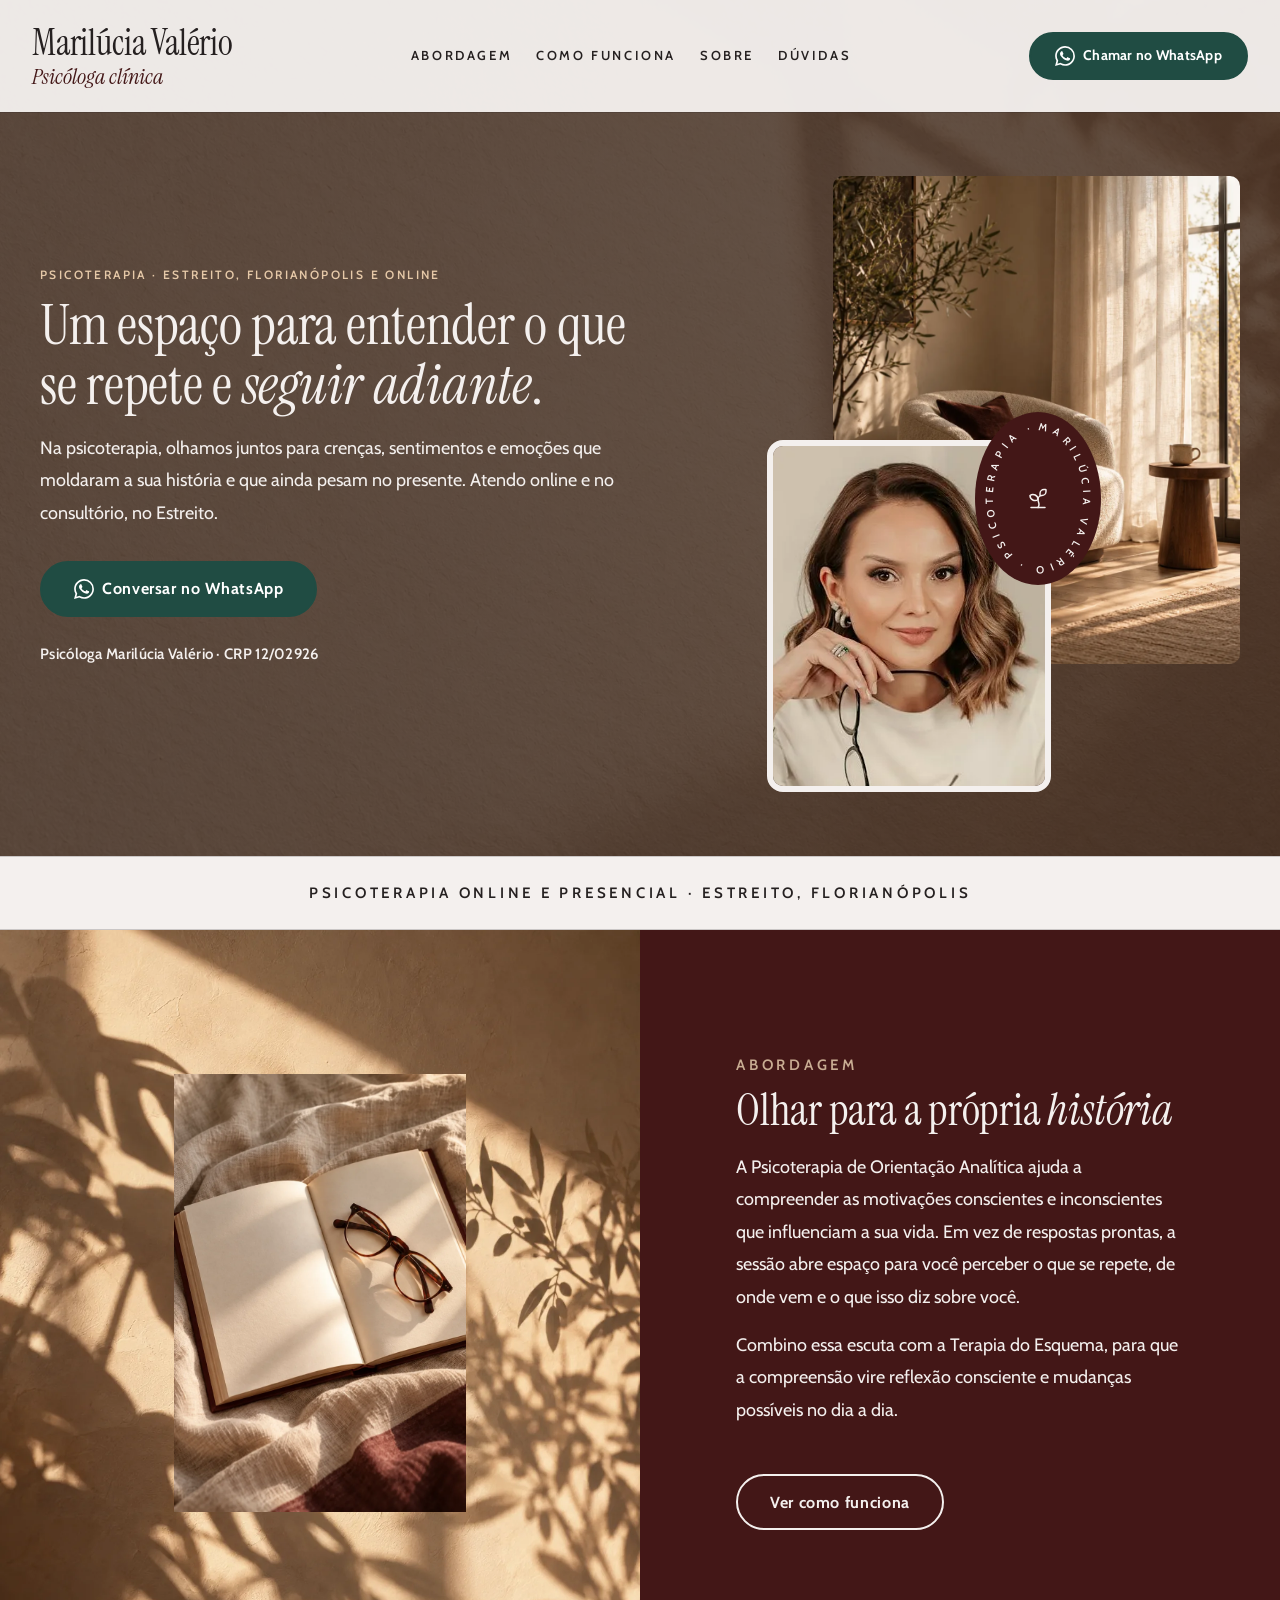
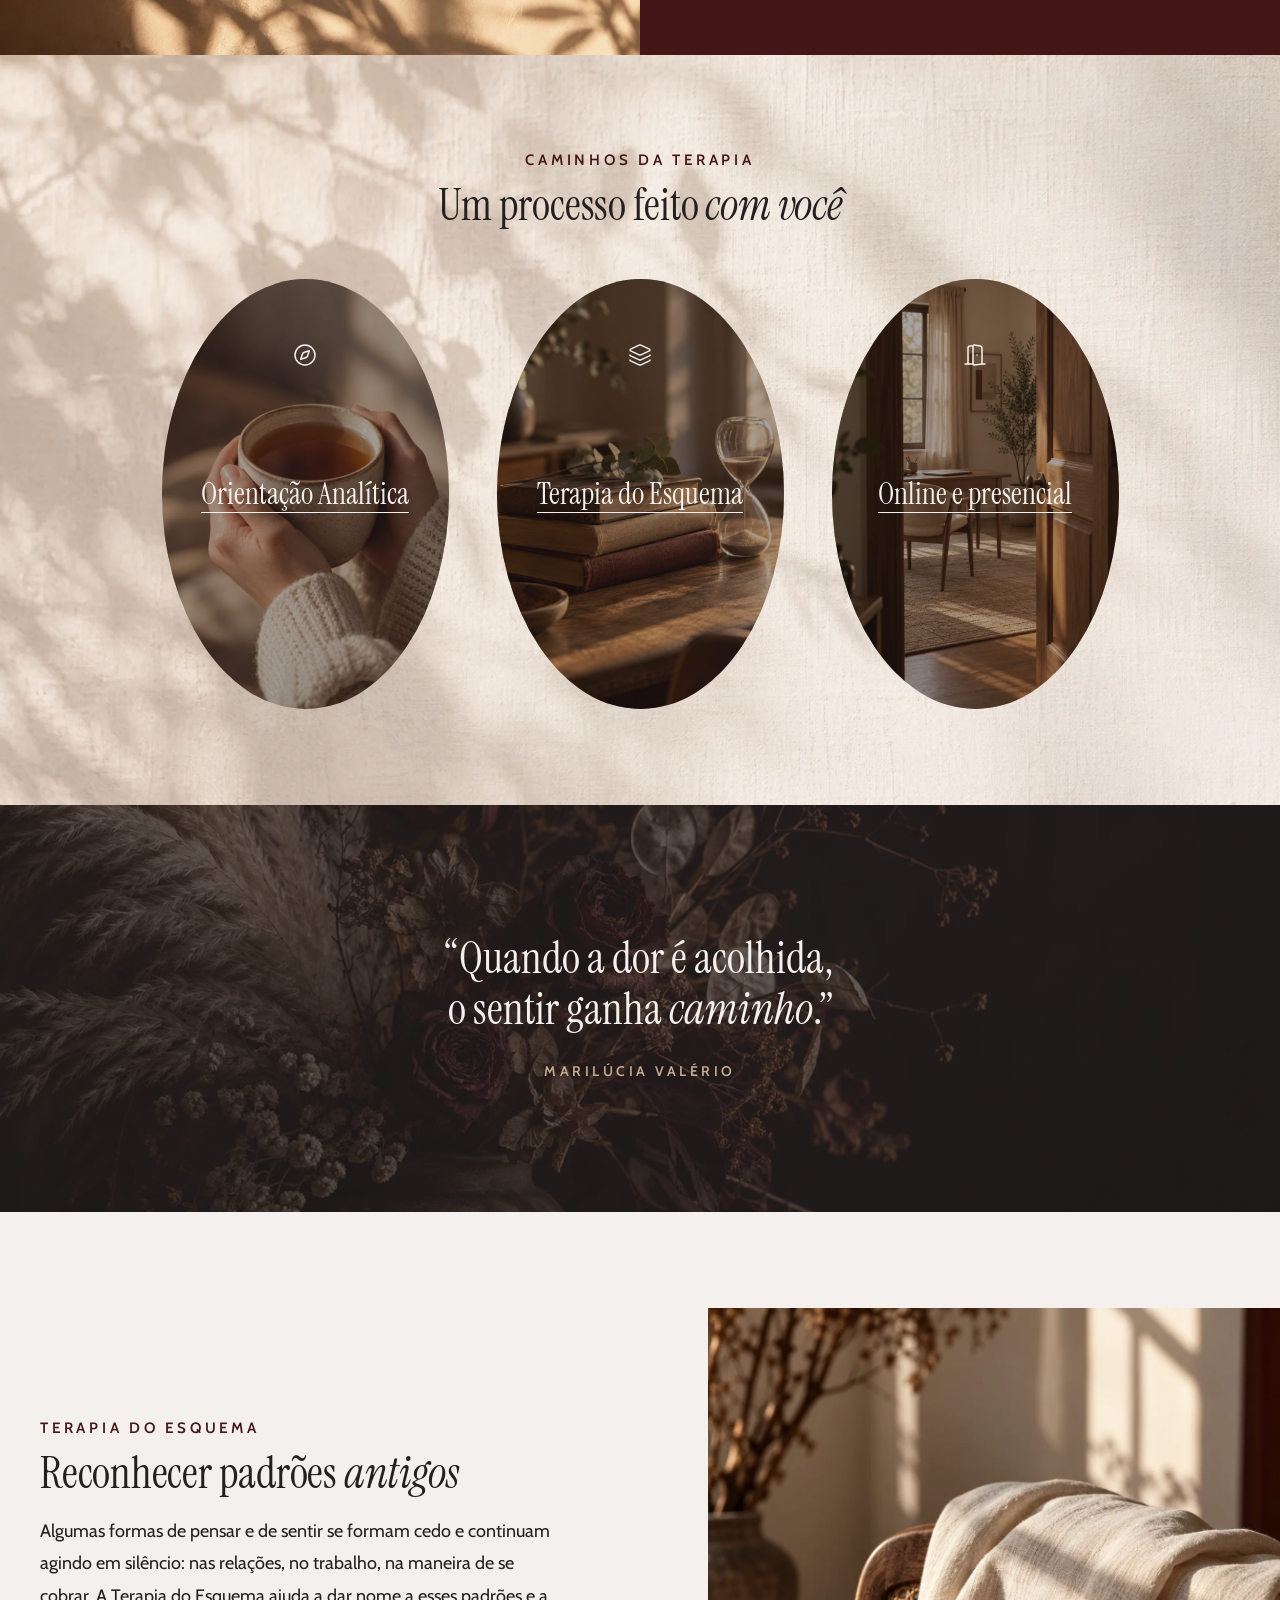
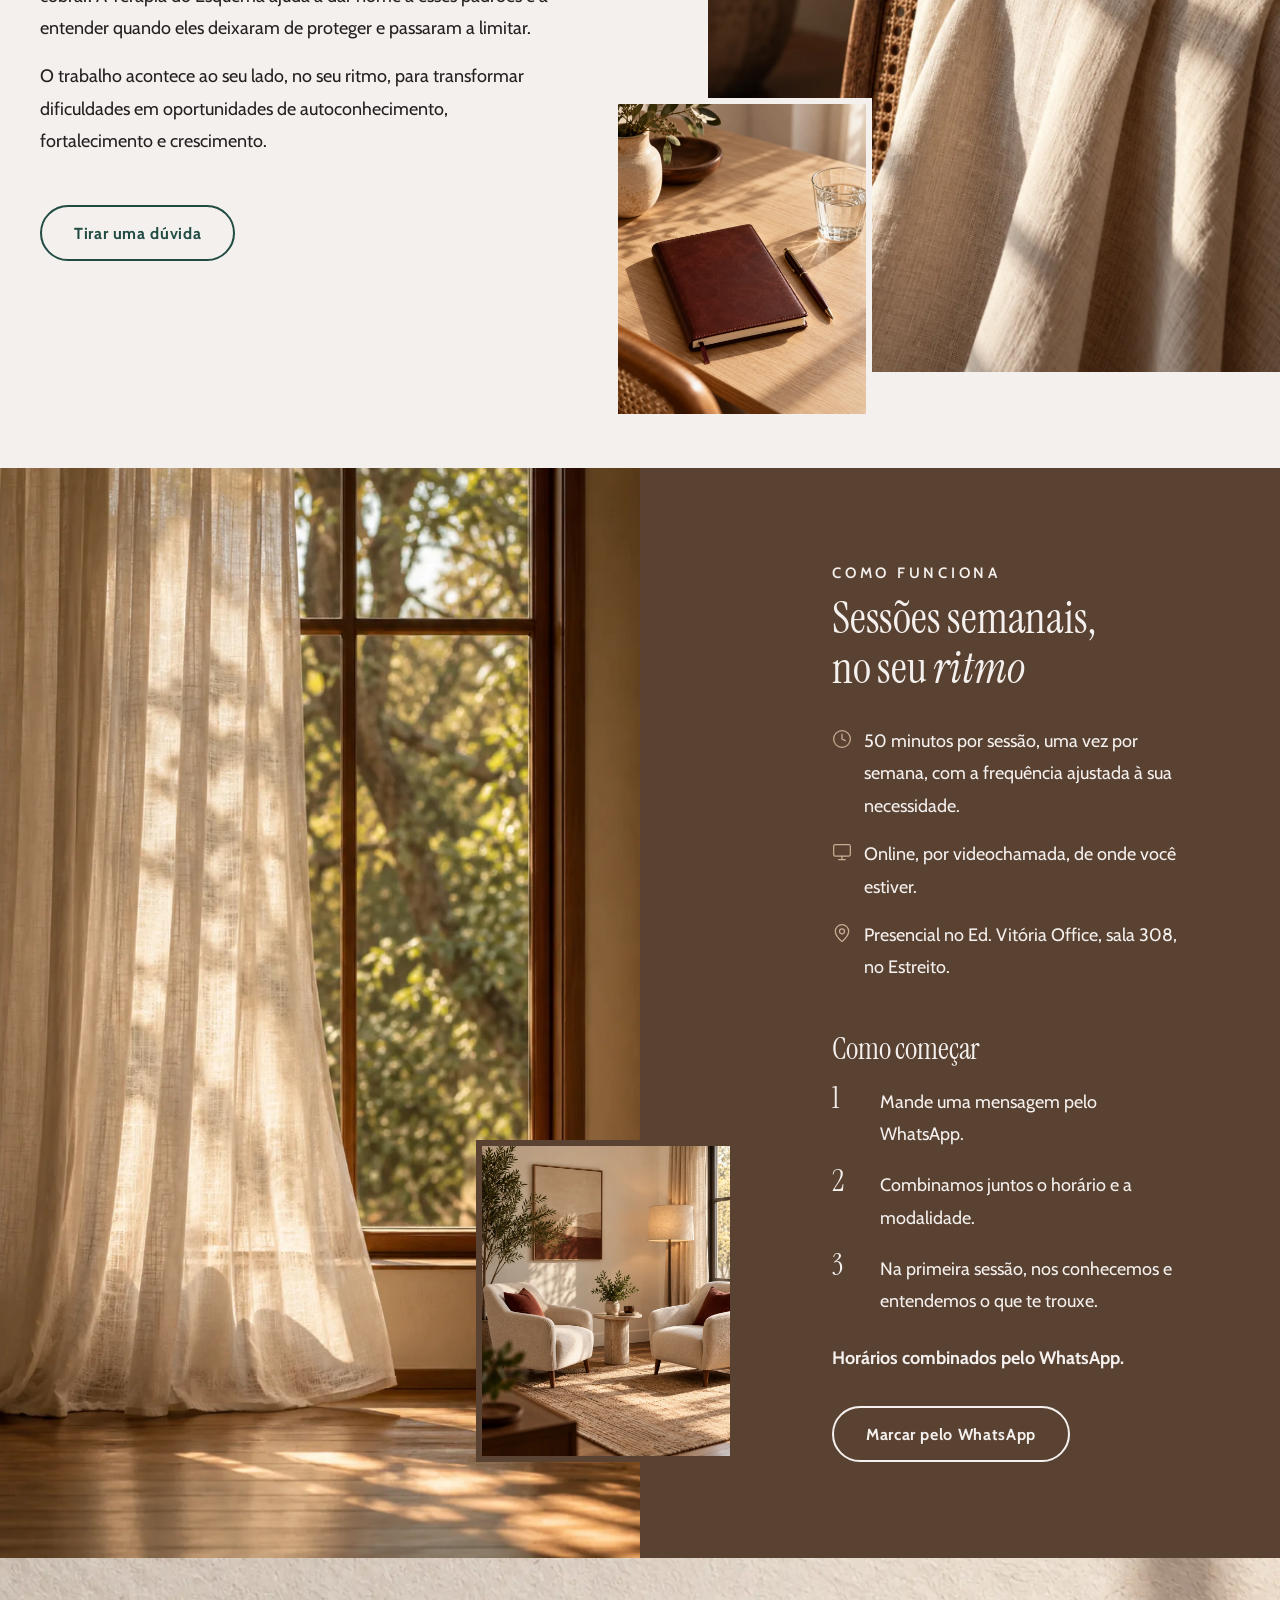
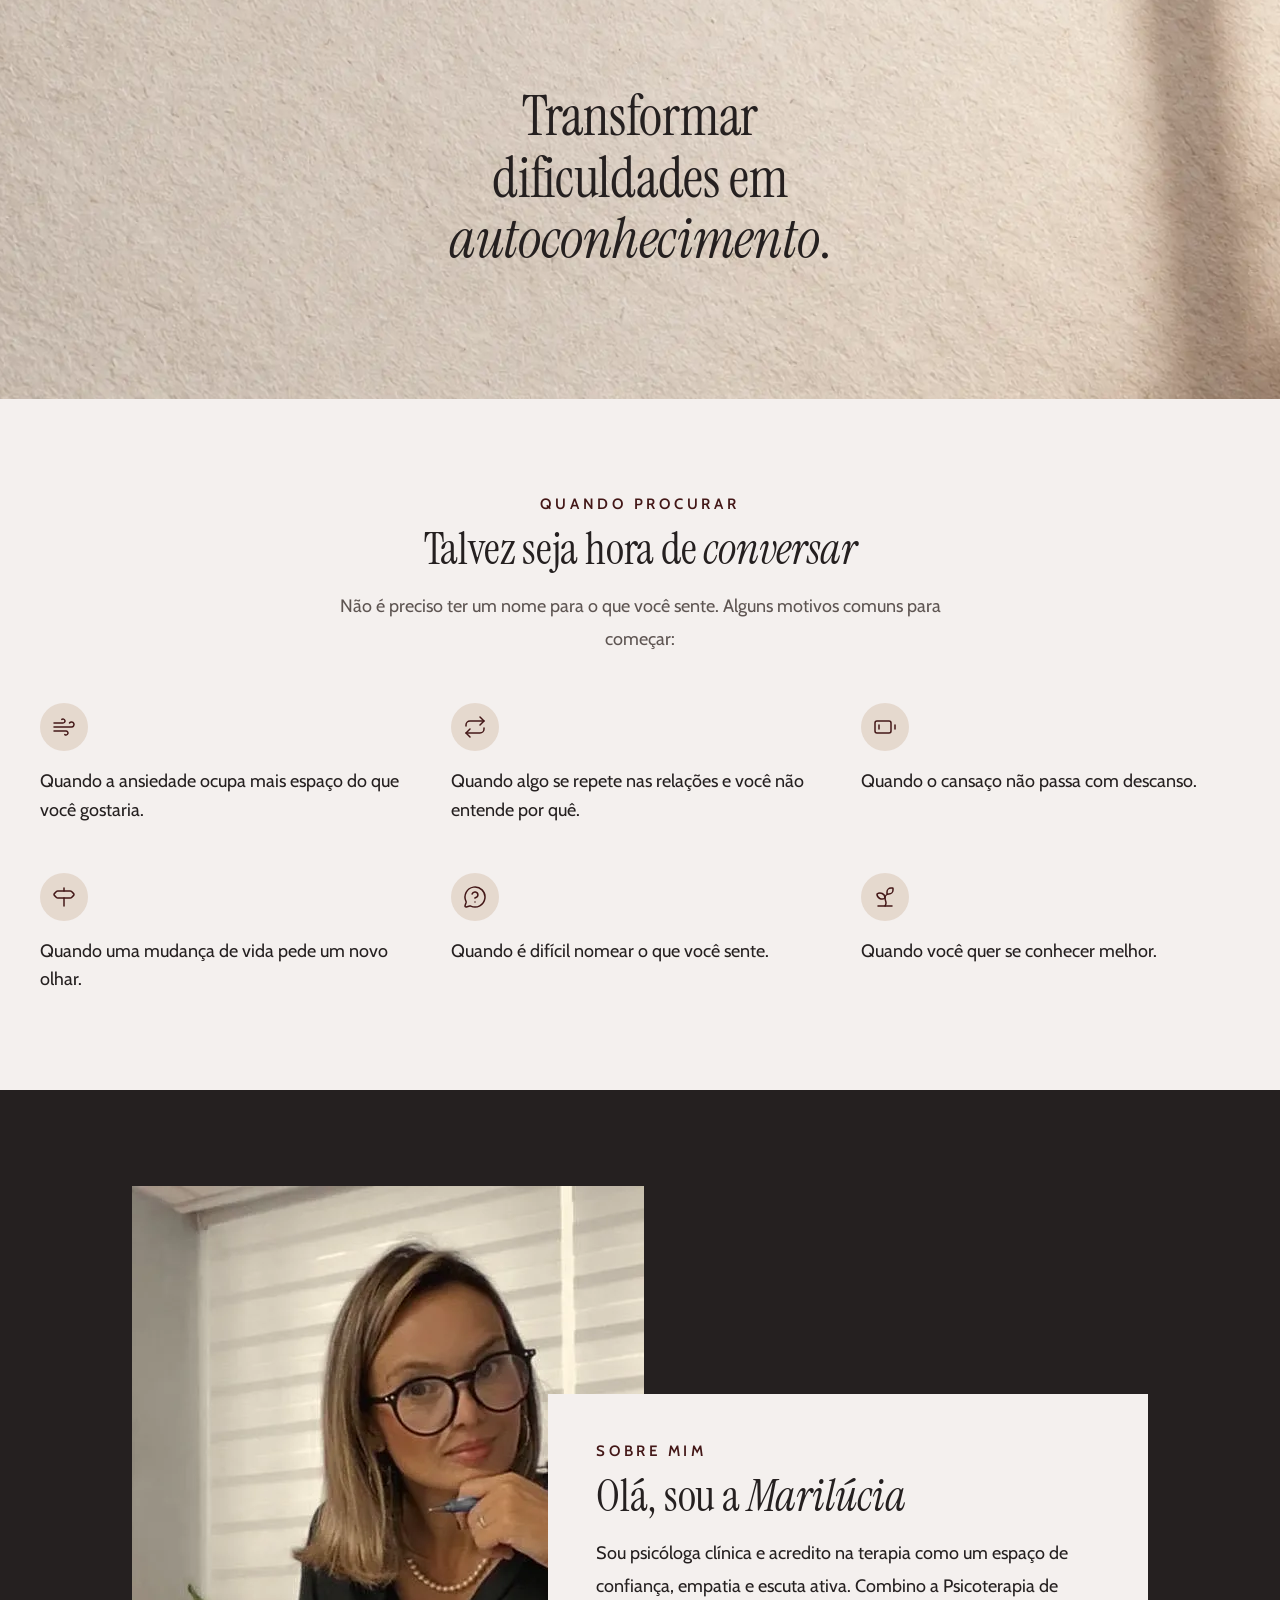
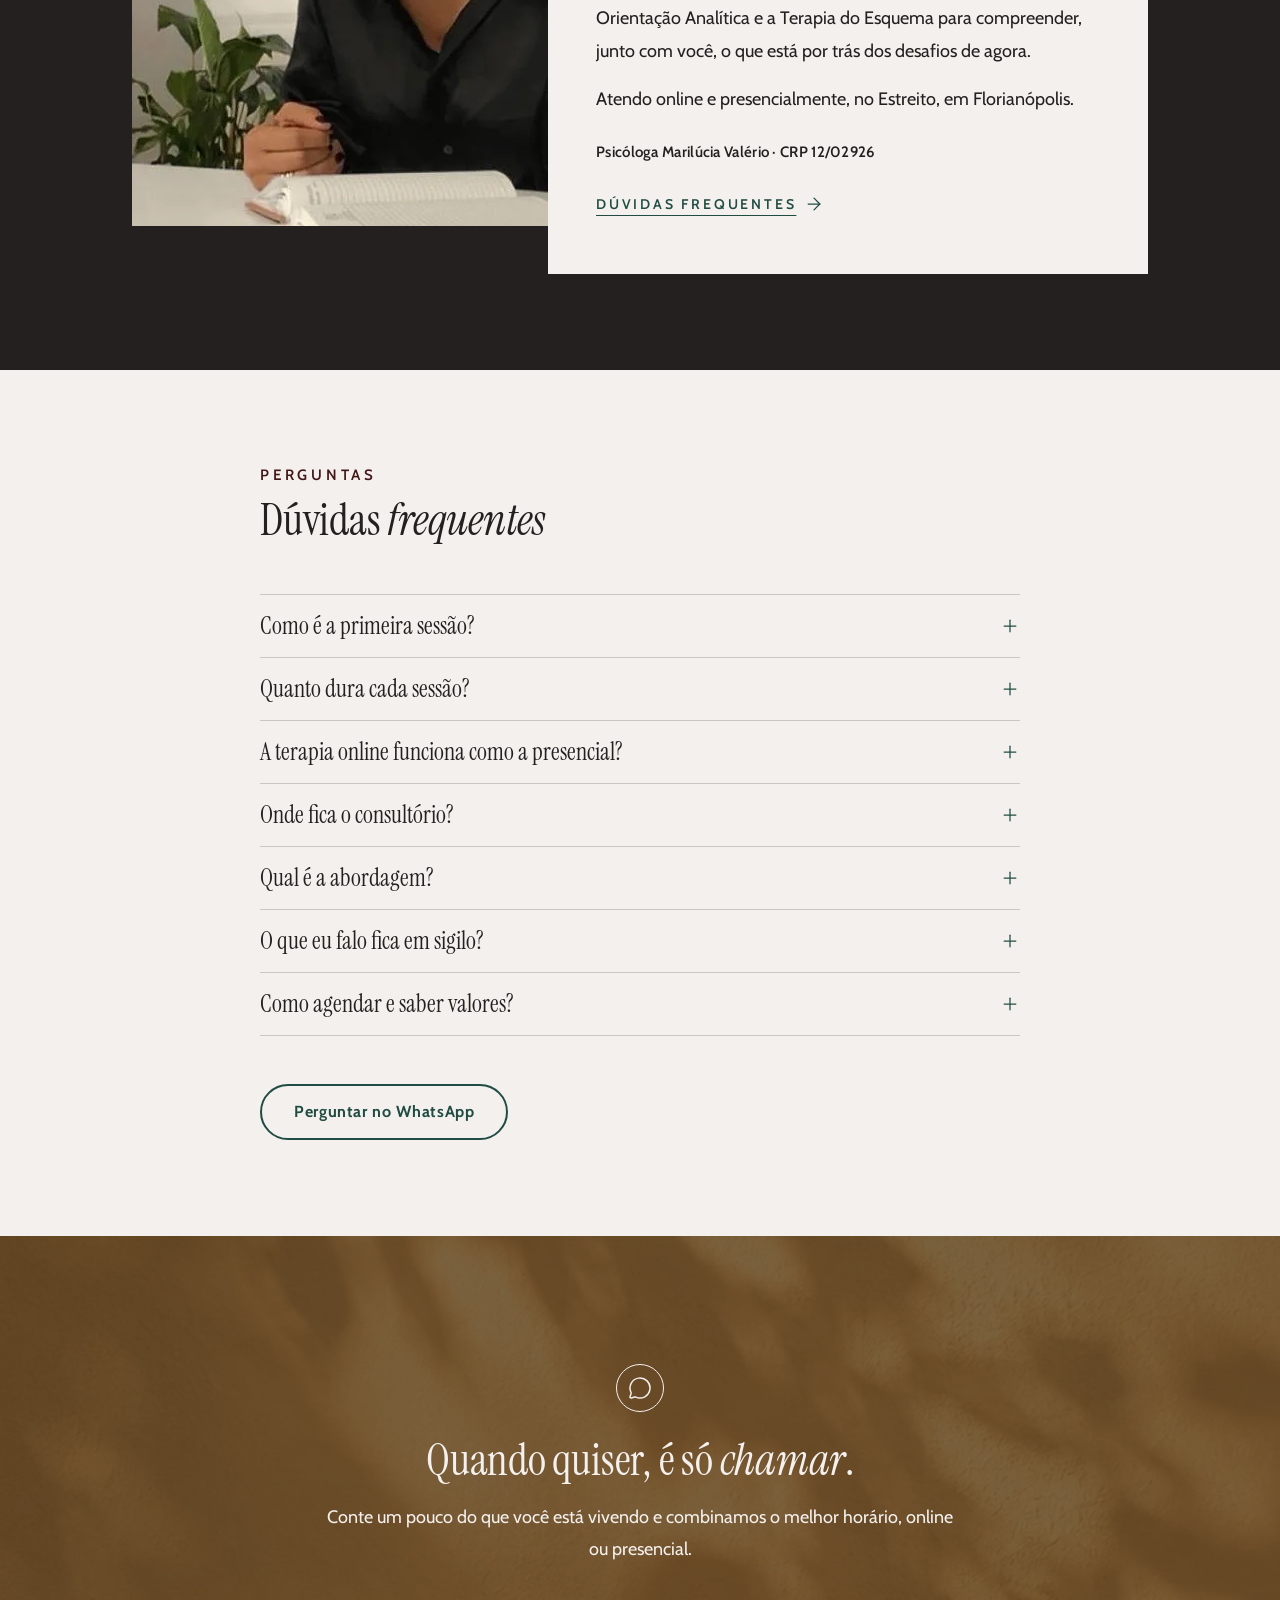
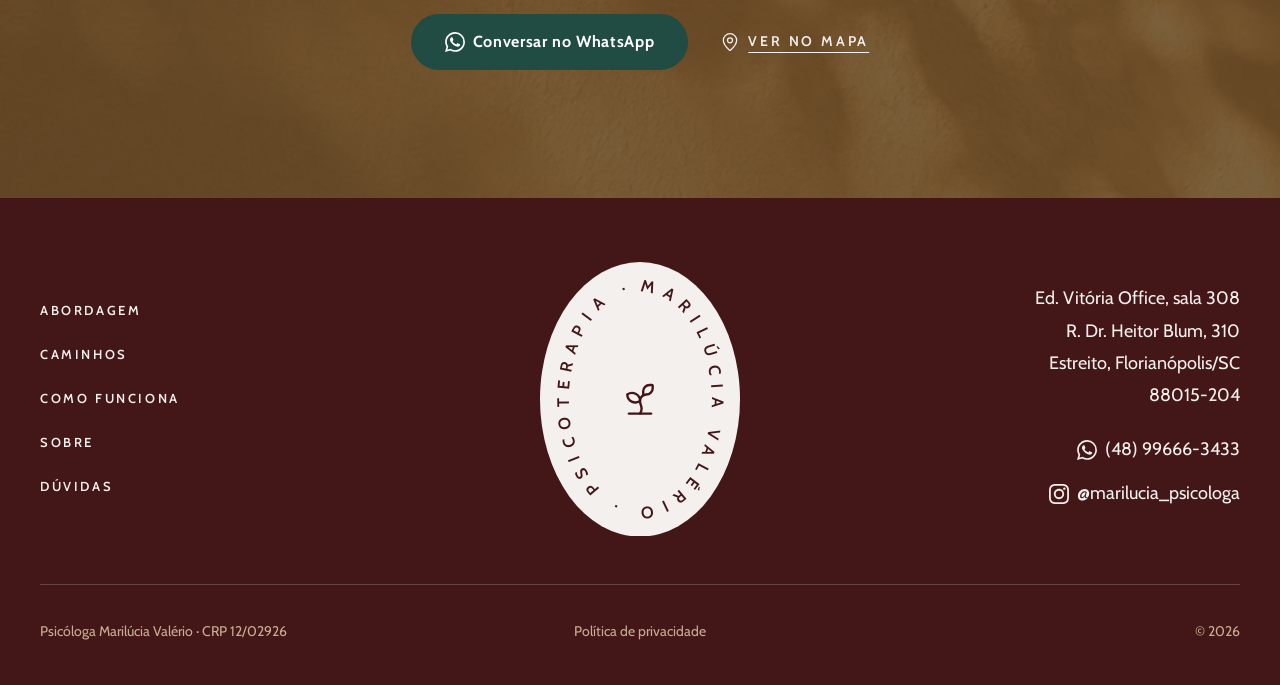
<file: index.html>
<!DOCTYPE html>
<html lang="pt-BR">
<head>
<meta charset="UTF-8">
<meta name="viewport" content="width=device-width, initial-scale=1">
<!-- PRÉ-VENDA: não remover até o Armin fechar a venda -->
<meta name="robots" content="noindex, nofollow">
<title>Psicóloga em Florianópolis | Marilúcia Valério · CRP 12/02926</title>
<meta name="description" content="Psicoterapia de Orientação Analítica e Terapia do Esquema, online e presencial no Estreito, Florianópolis. Psicóloga Marilúcia Valério, CRP 12/02926.">
<meta property="og:title" content="Psicóloga Marilúcia Valério · CRP 12/02926">
<meta property="og:description" content="Psicoterapia de Orientação Analítica e Terapia do Esquema, online e presencial no Estreito, Florianópolis.">
<meta property="og:type" content="website">
<meta property="og:locale" content="pt_BR">
<meta property="og:url" content="https://infomediamethods-sys.github.io/marilucia-valerio-psicologa/">
<meta property="og:image" content="https://infomediamethods-sys.github.io/marilucia-valerio-psicologa/assets/img/og-marilucia.jpg">
<meta property="og:image:width" content="1200">
<meta property="og:image:height" content="630">
<meta property="og:image:alt" content="Marilúcia Valério, psicóloga clínica, CRP 12/02926">
<meta name="twitter:card" content="summary_large_image">
<meta name="theme-color" content="#F4F0EE">
<link rel="icon" href="data:image/svg+xml,%3Csvg xmlns='http://www.w3.org/2000/svg' viewBox='0 0 64 64'%3E%3Crect width='64' height='64' rx='32' fill='%23431717'/%3E%3Ctext x='32' y='42' text-anchor='middle' font-family='Georgia,serif' font-size='28' fill='%23F4F0EE'%3EMV%3C/text%3E%3C/svg%3E">
<link rel="preconnect" href="https://fonts.googleapis.com">
<link rel="preconnect" href="https://fonts.gstatic.com" crossorigin>
<link href="https://fonts.googleapis.com/css2?family=Cabin:wght@400;600;700&family=Instrument+Serif:ital@0;1&display=swap" rel="stylesheet">
<link rel="stylesheet" href="assets/css/base.css?v=20261001h">
<link rel="stylesheet" href="assets/css/style.css?v=20261001h">
<script type="application/ld+json">
{
  "@context": "https://schema.org",
  "@graph": [
    {
      "@type": "Person",
      "@id": "#marilucia",
      "name": "Marilúcia Valério",
      "jobTitle": "Psicóloga",
      "identifier": "CRP 12/02926",
      "sameAs": ["https://www.instagram.com/marilucia_psicologa/"]
    },
    {
      "@type": "ProfessionalService",
      "name": "Psicóloga Marilúcia Valério",
      "description": "Psicoterapia de Orientação Analítica e Terapia do Esquema, online e presencial.",
      "telephone": "+55 48 99666-3433",
      "image": "https://infomediamethods-sys.github.io/marilucia-valerio-psicologa/assets/img/og-marilucia.jpg",
      "address": {
        "@type": "PostalAddress",
        "streetAddress": "R. Dr. Heitor Blum, 310, Sala 308, Ed. Vitória Office",
        "addressLocality": "Florianópolis",
        "addressRegion": "SC",
        "postalCode": "88015-204",
        "addressCountry": "BR"
      },
      "geo": { "@type": "GeoCoordinates", "latitude": -27.5889198, "longitude": -48.5789684 },
      "areaServed": "Florianópolis",
      "founder": { "@id": "#marilucia" }
    }
  ]
}
</script>
</head>
<body>
<a class="pular-conteudo" href="#conteudo">Pular para o conteúdo</a>

<!--CABECALHO-->
<header class="cabecalho" data-header>
  <div class="cabecalho__grade">
    <a class="marca" href="index.html#inicio" aria-label="Marilúcia Valério, psicóloga clínica: início">
      <span class="marca__nome">Marilúcia Valério</span>
      <em class="marca__prof">Psicóloga clínica</em>
    </a>
    <nav class="cabecalho__nav" aria-label="Principal">
      <ul role="list">
        <li><a href="index.html#abordagem">Abordagem</a></li>
        <li><a href="index.html#como-funciona">Como funciona</a></li>
        <li><a href="index.html#sobre">Sobre</a></li>
        <li><a href="index.html#perguntas">Dúvidas</a></li>
      </ul>
    </nav>
    <a class="botao botao--primario cabecalho__cta" href="https://wa.me/5548996663433?text=Ol%C3%A1%2C%20Maril%C3%BAcia!%20Vi%20seu%20site%20e%20gostaria%20de%20saber%20como%20funciona%20a%20terapia." target="_blank" rel="noopener"><svg class="icone icone--marca" width="24" height="24" fill="currentColor" aria-hidden="true" focusable="false" role="img" viewBox="0 0 24 24" xmlns="http://www.w3.org/2000/svg"><path d="M17.472 14.382c-.297-.149-1.758-.867-2.03-.967-.273-.099-.471-.148-.67.15-.197.297-.767.966-.94 1.164-.173.199-.347.223-.644.075-.297-.15-1.255-.463-2.39-1.475-.883-.788-1.48-1.761-1.653-2.059-.173-.297-.018-.458.13-.606.134-.133.298-.347.446-.52.149-.174.198-.298.298-.497.099-.198.05-.371-.025-.52-.075-.149-.669-1.612-.916-2.207-.242-.579-.487-.5-.669-.51-.173-.008-.371-.01-.57-.01-.198 0-.52.074-.792.372-.272.297-1.04 1.016-1.04 2.479 0 1.462 1.065 2.875 1.213 3.074.149.198 2.096 3.2 5.077 4.487.709.306 1.262.489 1.694.625.712.227 1.36.195 1.871.118.571-.085 1.758-.719 2.006-1.413.248-.694.248-1.289.173-1.413-.074-.124-.272-.198-.57-.347m-5.421 7.403h-.004a9.87 9.87 0 01-5.031-1.378l-.361-.214-3.741.982.998-3.648-.235-.374a9.86 9.86 0 01-1.51-5.26c.001-5.45 4.436-9.884 9.888-9.884 2.64 0 5.122 1.03 6.988 2.898a9.825 9.825 0 012.893 6.994c-.003 5.45-4.437 9.884-9.885 9.884m8.413-18.297A11.815 11.815 0 0012.05 0C5.495 0 .16 5.335.157 11.892c0 2.096.547 4.142 1.588 5.945L.057 24l6.305-1.654a11.882 11.882 0 005.683 1.448h.005c6.554 0 11.89-5.335 11.893-11.893a11.821 11.821 0 00-3.48-8.413Z"/></svg>Chamar no WhatsApp</a>
  </div>
</header>
<!--/CABECALHO-->

<main id="conteudo">
  <!-- 1. Herói -->
  <section class="heroi" id="inicio" data-heroi>
    <div class="container heroi__grade">
      <div class="heroi__topo">
        <p class="rotulo revelar">Psicoterapia · Estreito, Florianópolis e online</p>
        <h1 class="revelar">Um espaço para entender o&nbsp;que se repete e <em>seguir adiante</em>.</h1>
      </div>
      <div class="colagem" aria-hidden="false">
        <picture class="colagem__grande">
          <source srcset="assets/img/heroi-ambiente.webp" type="image/webp">
          <img src="assets/img/heroi-ambiente.jpg" width="960" height="1200" alt="Poltrona clara ao lado de uma janela com cortina de linho e luz de fim de tarde" fetchpriority="high">
        </picture>
        <picture class="colagem__retrato">
          <source srcset="assets/img/heroi-retrato.webp" type="image/webp">
          <img src="assets/img/heroi-retrato.jpg" width="387" height="483" alt="Retrato da psicóloga Marilúcia Valério" fetchpriority="high">
        </picture>
        <svg class="selo" viewBox="0 0 126 173" role="img" aria-label="Selo Marilúcia Valério, psicoterapia"><ellipse cx="63" cy="86.5" rx="63" ry="86.5" fill="#431717"/><path id="selo-arco-1" d="M63 18.5a45 68 0 1 1 0 136a45 68 0 1 1 0-136" fill="none"/><text font-family="Cabin, sans-serif" font-weight="600" font-size="10.5" letter-spacing="2.2" fill="#F4F0EE"><textPath href="#selo-arco-1" textLength="352" lengthAdjust="spacing">MARILÚCIA VALÉRIO · PSICOTERAPIA ·</textPath></text><g color="#F4F0EE"><svg aria-hidden="true" focusable="false" x="51" y="74.5" class="icone icone--sprout" xmlns="http://www.w3.org/2000/svg" width="24" height="24" viewBox="0 0 24 24" fill="none" stroke="currentColor" stroke-width="1.5" stroke-linecap="round" stroke-linejoin="round" ><path d="M14 9.536V7a4 4 0 0 1 4-4h1.5a.5.5 0 0 1 .5.5V5a4 4 0 0 1-4 4 4 4 0 0 0-4 4c0 2 1 3 1 5a5 5 0 0 1-1 3" /><path d="M4 9a5 5 0 0 1 8 4 5 5 0 0 1-8-4" /><path d="M5 21h14" /></svg></g></svg>
      </div>
      <div class="heroi__base">
        <p class="heroi__lead revelar">Na psicoterapia, olhamos juntos para crenças, sentimentos e emoções que moldaram a sua história e que ainda pesam no presente. Atendo online e no consultório, no Estreito.</p>
        <div class="heroi__acoes revelar">
          <a class="botao botao--primario" href="https://wa.me/5548996663433?text=Ol%C3%A1%2C%20Maril%C3%BAcia!%20Vi%20seu%20site%20e%20gostaria%20de%20saber%20como%20funciona%20a%20terapia." target="_blank" rel="noopener"><svg class="icone icone--marca" width="24" height="24" fill="currentColor" aria-hidden="true" focusable="false" role="img" viewBox="0 0 24 24" xmlns="http://www.w3.org/2000/svg"><path d="M17.472 14.382c-.297-.149-1.758-.867-2.03-.967-.273-.099-.471-.148-.67.15-.197.297-.767.966-.94 1.164-.173.199-.347.223-.644.075-.297-.15-1.255-.463-2.39-1.475-.883-.788-1.48-1.761-1.653-2.059-.173-.297-.018-.458.13-.606.134-.133.298-.347.446-.52.149-.174.198-.298.298-.497.099-.198.05-.371-.025-.52-.075-.149-.669-1.612-.916-2.207-.242-.579-.487-.5-.669-.51-.173-.008-.371-.01-.57-.01-.198 0-.52.074-.792.372-.272.297-1.04 1.016-1.04 2.479 0 1.462 1.065 2.875 1.213 3.074.149.198 2.096 3.2 5.077 4.487.709.306 1.262.489 1.694.625.712.227 1.36.195 1.871.118.571-.085 1.758-.719 2.006-1.413.248-.694.248-1.289.173-1.413-.074-.124-.272-.198-.57-.347m-5.421 7.403h-.004a9.87 9.87 0 01-5.031-1.378l-.361-.214-3.741.982.998-3.648-.235-.374a9.86 9.86 0 01-1.51-5.26c.001-5.45 4.436-9.884 9.888-9.884 2.64 0 5.122 1.03 6.988 2.898a9.825 9.825 0 012.893 6.994c-.003 5.45-4.437 9.884-9.885 9.884m8.413-18.297A11.815 11.815 0 0012.05 0C5.495 0 .16 5.335.157 11.892c0 2.096.547 4.142 1.588 5.945L.057 24l6.305-1.654a11.882 11.882 0 005.683 1.448h.005c6.554 0 11.89-5.335 11.893-11.893a11.821 11.821 0 00-3.48-8.413Z"/></svg>Conversar no WhatsApp</a>
        </div>
        <p class="identificacao revelar">Psicóloga Marilúcia <span class="nowrap">Valério · CRP 12/02926</span></p>
      </div>
    </div>
  </section>

  <!-- 2. Faixa-rótulo -->
  <div class="faixa">
    <p class="container">Psicoterapia online e presencial&nbsp;· <span class="nowrap">Estreito, Florianópolis</span></p>
  </div>

  <!-- 3. Abordagem -->
  <section class="split split--vinho" id="abordagem">
    <div class="split__midia split__midia--textura">
      <picture class="split__fundo">
        <source srcset="assets/img/abordagem-sombra-planta.webp" type="image/webp">
        <img src="assets/img/abordagem-sombra-planta.jpg" width="1200" height="1500" alt="" loading="lazy">
      </picture>
      <picture class="split__inset split__inset--centro">
        <source srcset="assets/img/abordagem-inset-livro.webp" type="image/webp">
        <img src="assets/img/abordagem-inset-livro.jpg" width="800" height="1200" alt="Livro aberto com óculos sobre uma manta de linho" loading="lazy">
      </picture>
    </div>
    <div class="split__texto">
      <p class="rotulo revelar">Abordagem</p>
      <h2 class="revelar">Olhar para a própria <em>história</em></h2>
      <p class="revelar">A Psicoterapia de Orientação Analítica ajuda a compreender as motivações conscientes e inconscientes que influenciam a sua vida. Em vez de respostas prontas, a sessão abre espaço para você perceber o que se repete, de onde vem e o que isso diz sobre você.</p>
      <p class="revelar">Combino essa escuta com a Terapia do Esquema, para que a compreensão vire reflexão consciente e mudanças possíveis no dia a dia.</p>
      <a class="botao botao--contorno-claro revelar" href="#como-funciona">Ver como funciona</a>
    </div>
  </section>

  <!-- 4. Caminhos -->
  <section class="secao caminhos" id="caminhos">
    <div class="container">
      <div class="cabeca cabeca--centro">
        <p class="rotulo revelar">Caminhos da terapia</p>
        <h2 class="revelar">Um processo feito <em>com você</em></h2>
      </div>
      <ul role="list" class="caminhos__lista">
        <li class="revelar">
          <a class="oval" href="#abordagem">
            <picture>
              <source srcset="assets/img/caminho-analitica.webp" type="image/webp">
              <img src="assets/img/caminho-analitica.jpg" width="800" height="1200" alt="" loading="lazy">
            </picture>
            <span class="oval__icone"><svg aria-hidden="true" focusable="false" class="icone icone--compass" xmlns="http://www.w3.org/2000/svg" width="24" height="24" viewBox="0 0 24 24" fill="none" stroke="currentColor" stroke-width="1.5" stroke-linecap="round" stroke-linejoin="round" ><circle cx="12" cy="12" r="10" /><path d="m16.24 7.76-1.804 5.411a2 2 0 0 1-1.265 1.265L7.76 16.24l1.804-5.411a2 2 0 0 1 1.265-1.265z" /></svg></span>
            <span class="oval__titulo">Orientação Analítica</span>
          </a>
        </li>
        <li class="revelar">
          <a class="oval" href="#esquema">
            <picture>
              <source srcset="assets/img/caminho-esquema.webp" type="image/webp">
              <img src="assets/img/caminho-esquema.jpg" width="800" height="1200" alt="" loading="lazy">
            </picture>
            <span class="oval__icone"><svg aria-hidden="true" focusable="false" class="icone icone--layers" xmlns="http://www.w3.org/2000/svg" width="24" height="24" viewBox="0 0 24 24" fill="none" stroke="currentColor" stroke-width="1.5" stroke-linecap="round" stroke-linejoin="round" ><path d="M12.83 2.18a2 2 0 0 0-1.66 0L2.6 6.08a1 1 0 0 0 0 1.83l8.58 3.91a2 2 0 0 0 1.66 0l8.58-3.9a1 1 0 0 0 0-1.83z" /><path d="M2 12a1 1 0 0 0 .58.91l8.6 3.91a2 2 0 0 0 1.65 0l8.58-3.9A1 1 0 0 0 22 12" /><path d="M2 17a1 1 0 0 0 .58.91l8.6 3.91a2 2 0 0 0 1.65 0l8.58-3.9A1 1 0 0 0 22 17" /></svg></span>
            <span class="oval__titulo">Terapia do Esquema</span>
          </a>
        </li>
        <li class="revelar">
          <a class="oval" href="#como-funciona">
            <picture>
              <source srcset="assets/img/caminho-online-presencial.webp" type="image/webp">
              <img src="assets/img/caminho-online-presencial.jpg" width="800" height="1200" alt="" loading="lazy">
            </picture>
            <span class="oval__icone"><svg aria-hidden="true" focusable="false" class="icone icone--door-open" xmlns="http://www.w3.org/2000/svg" width="24" height="24" viewBox="0 0 24 24" fill="none" stroke="currentColor" stroke-width="1.5" stroke-linecap="round" stroke-linejoin="round" ><path d="M10 21H2" /><path d="M10 3H7a2 2 0 00-2 2v16" /><path d="M14 12h.01" /><path d="M19 21V5a2 2 0 00-1.675-1.974l-6.163-1.013A1 1 0 0010 3v18a1 1 0 001.124.992z" /><path d="M22 21h-3" /></svg></span>
            <span class="oval__titulo">Online e presencial</span>
          </a>
        </li>
      </ul>
    </div>
  </section>

  <!-- 5. Citação -->
  <section class="citacao">
    <picture class="citacao__fundo">
      <source srcset="assets/img/citacao-flores.webp" type="image/webp">
      <img src="assets/img/citacao-flores.jpg" width="1920" height="1280" alt="" loading="lazy">
    </picture>
    <figure class="container citacao__conteudo revelar">
      <blockquote><p>“Quando a dor é acolhida, o sentir ganha <em>caminho</em>.”</p></blockquote>
      <figcaption>Marilúcia Valério</figcaption>
    </figure>
  </section>

  <!-- 6. Terapia do Esquema -->
  <section class="secao esquema" id="esquema">
    <div class="esquema__grade">
      <div class="esquema__texto">
        <p class="rotulo revelar">Terapia do Esquema</p>
        <h2 class="revelar">Reconhecer padrões <em>antigos</em></h2>
        <p class="revelar">Algumas formas de pensar e de sentir se formam cedo e continuam agindo em silêncio: nas relações, no trabalho, na maneira de se cobrar. A Terapia do Esquema ajuda a dar nome a esses padrões e a entender quando eles deixaram de proteger e passaram a limitar.</p>
        <p class="revelar">O trabalho acontece ao seu lado, no seu ritmo, para transformar dificuldades em oportunidades de autoconhecimento, fortalecimento e crescimento.</p>
        <a class="botao botao--contorno revelar" href="https://wa.me/5548996663433?text=Ol%C3%A1%2C%20Maril%C3%BAcia!%20Tenho%20uma%20d%C3%BAvida%20sobre%20a%20terapia%3A" target="_blank" rel="noopener">Tirar uma dúvida</a>
      </div>
      <div class="esquema__midia">
        <picture class="esquema__foto">
          <source srcset="assets/img/esquema-tecido-luz.webp" type="image/webp">
          <img src="assets/img/esquema-tecido-luz.jpg" width="1200" height="1500" alt="Manta de linho sobre uma cadeira, com luz de janela" loading="lazy">
        </picture>
        <picture class="esquema__inset">
          <source srcset="assets/img/esquema-inset-caderno.webp" type="image/webp">
          <img src="assets/img/esquema-inset-caderno.jpg" width="960" height="1200" alt="Caderno de couro e caneta sobre uma mesa clara" loading="lazy">
        </picture>
      </div>
    </div>
  </section>

  <!-- 7. Como funciona -->
  <section class="funciona" id="como-funciona">
    <div class="funciona__midia">
      <picture class="funciona__foto">
        <source srcset="assets/img/funciona-janela.webp" type="image/webp">
        <img src="assets/img/funciona-janela.jpg" width="1200" height="1500" alt="Janela alta com cortina de linho e luz dourada" loading="lazy">
      </picture>
      <picture class="funciona__inset">
        <source srcset="assets/img/funciona-inset-poltrona.webp" type="image/webp">
        <img src="assets/img/funciona-inset-poltrona.jpg" width="960" height="1200" alt="Duas poltronas claras frente a frente numa sala iluminada" loading="lazy">
      </picture>
    </div>
    <div class="funciona__texto">
      <p class="rotulo revelar">Como funciona</p>
      <h2 class="revelar">Sessões semanais, no seu <em>ritmo</em></h2>
      <ul role="list" class="funciona__lista revelar">
        <li><svg aria-hidden="true" focusable="false" class="icone icone--clock" xmlns="http://www.w3.org/2000/svg" width="24" height="24" viewBox="0 0 24 24" fill="none" stroke="currentColor" stroke-width="1.5" stroke-linecap="round" stroke-linejoin="round" ><circle cx="12" cy="12" r="10" /><path d="M12 6v6l4 2" /></svg>50 minutos por sessão, uma vez por semana, com a frequência ajustada à sua necessidade.</li>
        <li><svg aria-hidden="true" focusable="false" class="icone icone--monitor" xmlns="http://www.w3.org/2000/svg" width="24" height="24" viewBox="0 0 24 24" fill="none" stroke="currentColor" stroke-width="1.5" stroke-linecap="round" stroke-linejoin="round" ><rect width="20" height="14" x="2" y="3" rx="2" /><line x1="8" x2="16" y1="21" y2="21" /><line x1="12" x2="12" y1="17" y2="21" /></svg>Online, por videochamada, de onde você estiver.</li>
        <li><svg aria-hidden="true" focusable="false" class="icone icone--map-pin" xmlns="http://www.w3.org/2000/svg" width="24" height="24" viewBox="0 0 24 24" fill="none" stroke="currentColor" stroke-width="1.5" stroke-linecap="round" stroke-linejoin="round" ><path d="M20 10c0 4.993-5.539 10.193-7.399 11.799a1 1 0 0 1-1.202 0C9.539 20.193 4 14.993 4 10a8 8 0 0 1 16 0" /><circle cx="12" cy="10" r="3" /></svg>Presencial no Ed. Vitória Office, sala 308, no Estreito.</li>
      </ul>
      <h3 class="revelar">Como começar</h3>
      <ol role="list" class="passos revelar">
        <li><span class="passos__n" aria-hidden="true">1</span>Mande uma mensagem pelo WhatsApp.</li>
        <li><span class="passos__n" aria-hidden="true">2</span>Combinamos juntos o horário e a modalidade.</li>
        <li><span class="passos__n" aria-hidden="true">3</span>Na primeira sessão, nos conhecemos e entendemos o que te trouxe.</li>
      </ol>
      <p class="funciona__nota revelar"><strong>Horários combinados pelo WhatsApp.</strong></p>
      <a class="botao botao--contorno-claro revelar" href="https://wa.me/5548996663433?text=Ol%C3%A1%2C%20Maril%C3%BAcia!%20Gostaria%20de%20agendar%20uma%20sess%C3%A3o.%20Prefiro%20atendimento%20(online%2Fpresencial)." target="_blank" rel="noopener">Marcar pelo WhatsApp</a>
    </div>
  </section>

  <!-- 8. Frase grande -->
  <section class="frase">
    <div class="container">
      <p class="frase__texto revelar" role="heading" aria-level="2">Transformar dificuldades em <em>autoconhecimento</em>.</p>
    </div>
  </section>

  <!-- 9. Quando procurar -->
  <section class="secao quando" id="quando">
    <div class="container">
      <div class="cabeca cabeca--centro">
        <p class="rotulo revelar">Quando procurar</p>
        <h2 class="revelar">Talvez seja hora de <em>conversar</em></h2>
        <p class="cabeca__apoio revelar">Não é preciso ter um nome para o que você sente. Alguns motivos comuns para começar:</p>
      </div>
      <ul role="list" class="quando__lista">
        <li class="revelar"><span class="icone-circulo"><svg aria-hidden="true" focusable="false" class="icone icone--wind" xmlns="http://www.w3.org/2000/svg" width="24" height="24" viewBox="0 0 24 24" fill="none" stroke="currentColor" stroke-width="1.5" stroke-linecap="round" stroke-linejoin="round" ><path d="M12.8 19.6A2 2 0 1 0 14 16H2" /><path d="M17.5 8a2.5 2.5 0 1 1 2 4H2" /><path d="M9.8 4.4A2 2 0 1 1 11 8H2" /></svg></span><p>Quando a ansiedade ocupa mais espaço do que você gostaria.</p></li>
        <li class="revelar"><span class="icone-circulo"><svg aria-hidden="true" focusable="false" class="icone icone--repeat" xmlns="http://www.w3.org/2000/svg" width="24" height="24" viewBox="0 0 24 24" fill="none" stroke="currentColor" stroke-width="1.5" stroke-linecap="round" stroke-linejoin="round" ><path d="m17 2 4 4-4 4" /><path d="M3 11v-1a4 4 0 0 1 4-4h14" /><path d="m7 22-4-4 4-4" /><path d="M21 13v1a4 4 0 0 1-4 4H3" /></svg></span><p>Quando algo se repete nas relações e você não entende por quê.</p></li>
        <li class="revelar"><span class="icone-circulo"><svg aria-hidden="true" focusable="false" class="icone icone--battery-low" xmlns="http://www.w3.org/2000/svg" width="24" height="24" viewBox="0 0 24 24" fill="none" stroke="currentColor" stroke-width="1.5" stroke-linecap="round" stroke-linejoin="round" ><path d="M22 14v-4" /><path d="M6 14v-4" /><rect x="2" y="6" width="16" height="12" rx="2" /></svg></span><p>Quando o cansaço não passa com descanso.</p></li>
        <li class="revelar"><span class="icone-circulo"><svg aria-hidden="true" focusable="false" class="icone icone--signpost" xmlns="http://www.w3.org/2000/svg" width="24" height="24" viewBox="0 0 24 24" fill="none" stroke="currentColor" stroke-width="1.5" stroke-linecap="round" stroke-linejoin="round" ><path d="M12 13v8" /><path d="M12 3v3" /><path d="M2.354 10.354a1.207 1.207 0 0 1 0-1.708l2.06-2.06A2 2 0 0 1 5.828 6h12.344a2 2 0 0 1 1.414.586l2.06 2.06a1.207 1.207 0 0 1 0 1.708l-2.06 2.06a2 2 0 0 1-1.414.586H5.828a2 2 0 0 1-1.414-.586z" /></svg></span><p>Quando uma mudança de vida pede um novo olhar.</p></li>
        <li class="revelar"><span class="icone-circulo"><svg aria-hidden="true" focusable="false" class="icone icone--message-circle-question" xmlns="http://www.w3.org/2000/svg" width="24" height="24" viewBox="0 0 24 24" fill="none" stroke="currentColor" stroke-width="1.5" stroke-linecap="round" stroke-linejoin="round" ><path d="M2.992 16.342a2 2 0 0 1 .094 1.167l-1.065 3.29a1 1 0 0 0 1.236 1.168l3.413-.998a2 2 0 0 1 1.099.092 10 10 0 1 0-4.777-4.719" /><path d="M9.09 9a3 3 0 0 1 5.83 1c0 2-3 3-3 3" /><path d="M12 17h.01" /></svg></span><p>Quando é difícil nomear o que você sente.</p></li>
        <li class="revelar"><span class="icone-circulo"><svg aria-hidden="true" focusable="false" class="icone icone--sprout" xmlns="http://www.w3.org/2000/svg" width="24" height="24" viewBox="0 0 24 24" fill="none" stroke="currentColor" stroke-width="1.5" stroke-linecap="round" stroke-linejoin="round" ><path d="M14 9.536V7a4 4 0 0 1 4-4h1.5a.5.5 0 0 1 .5.5V5a4 4 0 0 1-4 4 4 4 0 0 0-4 4c0 2 1 3 1 5a5 5 0 0 1-1 3" /><path d="M4 9a5 5 0 0 1 8 4 5 5 0 0 1-8-4" /><path d="M5 21h14" /></svg></span><p>Quando você quer se conhecer melhor.</p></li>
      </ul>
    </div>
  </section>

  <!-- 10. Sobre -->
  <section class="secao sobre" id="sobre">
    <div class="container sobre__grade">
      <picture class="sobre__foto">
        <source srcset="assets/img/sobre-marilucia.webp" type="image/webp">
        <img src="assets/img/sobre-marilucia.jpg" width="512" height="640" alt="A psicóloga Marilúcia Valério no consultório, de óculos, com a mão no queixo" loading="lazy">
      </picture>
      <div class="sobre__cartao revelar">
        <p class="rotulo">Sobre mim</p>
        <h2>Olá, sou a <em>Marilúcia</em></h2>
        <p>Sou psicóloga clínica e acredito na terapia como um espaço de confiança, empatia e escuta ativa. Combino a Psicoterapia de Orientação Analítica e a Terapia do Esquema para compreender, junto com você, o que está por trás dos desafios de agora.</p>
        <p>Atendo online e presencialmente, no Estreito, em Florianópolis.</p>
        <p class="identificacao">Psicóloga Marilúcia <span class="nowrap">Valério · CRP 12/02926</span></p>
        <a class="link" href="#perguntas">Dúvidas frequentes<svg aria-hidden="true" focusable="false" class="icone icone--arrow-right" xmlns="http://www.w3.org/2000/svg" width="24" height="24" viewBox="0 0 24 24" fill="none" stroke="currentColor" stroke-width="1.5" stroke-linecap="round" stroke-linejoin="round" ><path d="M5 12h14" /><path d="m12 5 7 7-7 7" /></svg></a>
      </div>
    </div>
  </section>

  <!-- 11. Dúvidas -->
  <section class="secao perguntas" id="perguntas">
    <div class="container--estreito">
      <div class="cabeca">
        <p class="rotulo revelar">Perguntas</p>
        <h2 class="revelar">Dúvidas <em>frequentes</em></h2>
      </div>
      <div class="acordeao revelar">
        <details>
          <summary>Como é a primeira sessão?<svg aria-hidden="true" focusable="false" class="icone icone--plus" xmlns="http://www.w3.org/2000/svg" width="24" height="24" viewBox="0 0 24 24" fill="none" stroke="currentColor" stroke-width="1.5" stroke-linecap="round" stroke-linejoin="round" ><path d="M5 12h14" /><path d="M12 5v14" /></svg></summary>
          <p>É um encontro para nos conhecermos. Você conta o que te trouxe, tira dúvidas sobre o processo e combinamos juntos como seguir.</p>
        </details>
        <details>
          <summary>Quanto dura cada sessão?<svg aria-hidden="true" focusable="false" class="icone icone--plus" xmlns="http://www.w3.org/2000/svg" width="24" height="24" viewBox="0 0 24 24" fill="none" stroke="currentColor" stroke-width="1.5" stroke-linecap="round" stroke-linejoin="round" ><path d="M5 12h14" /><path d="M12 5v14" /></svg></summary>
          <p>50 minutos. Os encontros são semanais, e a frequência pode ser ajustada conforme a sua necessidade.</p>
        </details>
        <details>
          <summary>A terapia online funciona como a presencial?<svg aria-hidden="true" focusable="false" class="icone icone--plus" xmlns="http://www.w3.org/2000/svg" width="24" height="24" viewBox="0 0 24 24" fill="none" stroke="currentColor" stroke-width="1.5" stroke-linecap="round" stroke-linejoin="round" ><path d="M5 12h14" /><path d="M12 5v14" /></svg></summary>
          <p>As sessões por videochamada seguem o mesmo cuidado e a mesma estrutura do consultório, e você pode ser atendido de qualquer lugar do mundo.</p>
        </details>
        <details>
          <summary>Onde fica o consultório?<svg aria-hidden="true" focusable="false" class="icone icone--plus" xmlns="http://www.w3.org/2000/svg" width="24" height="24" viewBox="0 0 24 24" fill="none" stroke="currentColor" stroke-width="1.5" stroke-linecap="round" stroke-linejoin="round" ><path d="M5 12h14" /><path d="M12 5v14" /></svg></summary>
          <p>Ed. Vitória Office, R. Dr. Heitor Blum, 310, sala 308, Estreito, Florianópolis/SC, CEP 88015-204. <a href="https://www.google.com/maps/place/?q=place_id:ChIJBxR8d6I5J5URqNCT4-T3yg0" target="_blank" rel="noopener">Ver no mapa</a></p>
        </details>
        <details>
          <summary>Qual é a abordagem?<svg aria-hidden="true" focusable="false" class="icone icone--plus" xmlns="http://www.w3.org/2000/svg" width="24" height="24" viewBox="0 0 24 24" fill="none" stroke="currentColor" stroke-width="1.5" stroke-linecap="round" stroke-linejoin="round" ><path d="M5 12h14" /><path d="M12 5v14" /></svg></summary>
          <p>Psicoterapia de Orientação Analítica, combinada com a Terapia do Esquema.</p>
        </details>
        <details>
          <summary>O que eu falo fica em sigilo?<svg aria-hidden="true" focusable="false" class="icone icone--plus" xmlns="http://www.w3.org/2000/svg" width="24" height="24" viewBox="0 0 24 24" fill="none" stroke="currentColor" stroke-width="1.5" stroke-linecap="round" stroke-linejoin="round" ><path d="M5 12h14" /><path d="M12 5v14" /></svg></summary>
          <p>Sim. O sigilo é um dever da psicóloga, previsto no Código de Ética Profissional do Psicólogo.</p>
        </details>
        <details>
          <summary>Como agendar e saber valores?<svg aria-hidden="true" focusable="false" class="icone icone--plus" xmlns="http://www.w3.org/2000/svg" width="24" height="24" viewBox="0 0 24 24" fill="none" stroke="currentColor" stroke-width="1.5" stroke-linecap="round" stroke-linejoin="round" ><path d="M5 12h14" /><path d="M12 5v14" /></svg></summary>
          <p>Pelo WhatsApp <span class="nowrap">(48) 99666-3433</span>. Horários e valores são combinados nesse primeiro contato.</p>
        </details>
      </div>
      <a class="botao botao--contorno perguntas__cta revelar" href="https://wa.me/5548996663433?text=Ol%C3%A1%2C%20Maril%C3%BAcia!%20Tenho%20uma%20d%C3%BAvida%20sobre%20a%20terapia%3A" target="_blank" rel="noopener">Perguntar no WhatsApp</a>
    </div>
  </section>

  <!-- 12. CTA final -->
  <section class="cta" id="contato">
    <picture class="cta__fundo">
      <source media="(max-width: 899px)" srcset="assets/img/cta-sombra-folhas-mobile.webp" type="image/webp">
      <source media="(max-width: 899px)" srcset="assets/img/cta-sombra-folhas-mobile.jpg">
      <source srcset="assets/img/cta-sombra-folhas.webp" type="image/webp">
      <img src="assets/img/cta-sombra-folhas.jpg" width="1920" height="1280" alt="" loading="lazy">
    </picture>
    <div class="container--estreito cta__conteudo">
      <span class="icone-circulo revelar"><svg aria-hidden="true" focusable="false" class="icone icone--message-circle" xmlns="http://www.w3.org/2000/svg" width="24" height="24" viewBox="0 0 24 24" fill="none" stroke="currentColor" stroke-width="1.5" stroke-linecap="round" stroke-linejoin="round" ><path d="M2.992 16.342a2 2 0 0 1 .094 1.167l-1.065 3.29a1 1 0 0 0 1.236 1.168l3.413-.998a2 2 0 0 1 1.099.092 10 10 0 1 0-4.777-4.719" /></svg></span>
      <h2 class="revelar">Quando quiser, é só <em>chamar</em>.</h2>
      <p class="revelar">Conte um pouco do que você está vivendo e combinamos o melhor horário, online ou presencial.</p>
      <div class="cta__acoes revelar">
        <a class="botao botao--primario" href="https://wa.me/5548996663433?text=Ol%C3%A1%2C%20Maril%C3%BAcia!%20Vi%20seu%20site%20e%20gostaria%20de%20saber%20como%20funciona%20a%20terapia." target="_blank" rel="noopener"><svg class="icone icone--marca" width="24" height="24" fill="currentColor" aria-hidden="true" focusable="false" role="img" viewBox="0 0 24 24" xmlns="http://www.w3.org/2000/svg"><path d="M17.472 14.382c-.297-.149-1.758-.867-2.03-.967-.273-.099-.471-.148-.67.15-.197.297-.767.966-.94 1.164-.173.199-.347.223-.644.075-.297-.15-1.255-.463-2.39-1.475-.883-.788-1.48-1.761-1.653-2.059-.173-.297-.018-.458.13-.606.134-.133.298-.347.446-.52.149-.174.198-.298.298-.497.099-.198.05-.371-.025-.52-.075-.149-.669-1.612-.916-2.207-.242-.579-.487-.5-.669-.51-.173-.008-.371-.01-.57-.01-.198 0-.52.074-.792.372-.272.297-1.04 1.016-1.04 2.479 0 1.462 1.065 2.875 1.213 3.074.149.198 2.096 3.2 5.077 4.487.709.306 1.262.489 1.694.625.712.227 1.36.195 1.871.118.571-.085 1.758-.719 2.006-1.413.248-.694.248-1.289.173-1.413-.074-.124-.272-.198-.57-.347m-5.421 7.403h-.004a9.87 9.87 0 01-5.031-1.378l-.361-.214-3.741.982.998-3.648-.235-.374a9.86 9.86 0 01-1.51-5.26c.001-5.45 4.436-9.884 9.888-9.884 2.64 0 5.122 1.03 6.988 2.898a9.825 9.825 0 012.893 6.994c-.003 5.45-4.437 9.884-9.885 9.884m8.413-18.297A11.815 11.815 0 0012.05 0C5.495 0 .16 5.335.157 11.892c0 2.096.547 4.142 1.588 5.945L.057 24l6.305-1.654a11.882 11.882 0 005.683 1.448h.005c6.554 0 11.89-5.335 11.893-11.893a11.821 11.821 0 00-3.48-8.413Z"/></svg>Conversar no WhatsApp</a>
        <a class="link link--claro" href="https://www.google.com/maps/place/?q=place_id:ChIJBxR8d6I5J5URqNCT4-T3yg0" target="_blank" rel="noopener"><svg aria-hidden="true" focusable="false" class="icone icone--map-pin" xmlns="http://www.w3.org/2000/svg" width="24" height="24" viewBox="0 0 24 24" fill="none" stroke="currentColor" stroke-width="1.5" stroke-linecap="round" stroke-linejoin="round" ><path d="M20 10c0 4.993-5.539 10.193-7.399 11.799a1 1 0 0 1-1.202 0C9.539 20.193 4 14.993 4 10a8 8 0 0 1 16 0" /><circle cx="12" cy="10" r="3" /></svg>Ver no mapa</a>
      </div>
    </div>
  </section>
</main>

<!--RODAPE-->
<footer class="rodape">
  <div class="container rodape__grade">
    <nav class="rodape__nav" aria-label="Rodapé">
      <ul role="list">
        <li><a href="index.html#abordagem">Abordagem</a></li>
        <li><a href="index.html#caminhos">Caminhos</a></li>
        <li><a href="index.html#como-funciona">Como funciona</a></li>
        <li><a href="index.html#sobre">Sobre</a></li>
        <li><a href="index.html#perguntas">Dúvidas</a></li>
      </ul>
    </nav>
    <div class="rodape__selo"><svg class="selo" viewBox="0 0 126 173" role="img" aria-label="Selo Marilúcia Valério, psicoterapia"><ellipse cx="63" cy="86.5" rx="63" ry="86.5" fill="#431717"/><path id="selo-arco-2" d="M63 18.5a45 68 0 1 1 0 136a45 68 0 1 1 0-136" fill="none"/><text font-family="Cabin, sans-serif" font-weight="600" font-size="10.5" letter-spacing="2.2" fill="#F4F0EE"><textPath href="#selo-arco-2" textLength="352" lengthAdjust="spacing">MARILÚCIA VALÉRIO · PSICOTERAPIA ·</textPath></text><g color="#F4F0EE"><svg aria-hidden="true" focusable="false" x="51" y="74.5" class="icone icone--sprout" xmlns="http://www.w3.org/2000/svg" width="24" height="24" viewBox="0 0 24 24" fill="none" stroke="currentColor" stroke-width="1.5" stroke-linecap="round" stroke-linejoin="round" ><path d="M14 9.536V7a4 4 0 0 1 4-4h1.5a.5.5 0 0 1 .5.5V5a4 4 0 0 1-4 4 4 4 0 0 0-4 4c0 2 1 3 1 5a5 5 0 0 1-1 3" /><path d="M4 9a5 5 0 0 1 8 4 5 5 0 0 1-8-4" /><path d="M5 21h14" /></svg></g></svg></div>
    <div class="rodape__contato">
      <address>
        Ed. Vitória Office, sala 308<br>
        R. Dr. Heitor Blum, 310<br>
        Estreito, Florianópolis/SC<br>
        88015-204
      </address>
      <ul role="list">
        <li><a href="https://wa.me/5548996663433?text=Ol%C3%A1%2C%20Maril%C3%BAcia!%20Vi%20seu%20site%20e%20gostaria%20de%20saber%20como%20funciona%20a%20terapia." target="_blank" rel="noopener"><svg class="icone icone--marca" width="24" height="24" fill="currentColor" aria-hidden="true" focusable="false" role="img" viewBox="0 0 24 24" xmlns="http://www.w3.org/2000/svg"><path d="M17.472 14.382c-.297-.149-1.758-.867-2.03-.967-.273-.099-.471-.148-.67.15-.197.297-.767.966-.94 1.164-.173.199-.347.223-.644.075-.297-.15-1.255-.463-2.39-1.475-.883-.788-1.48-1.761-1.653-2.059-.173-.297-.018-.458.13-.606.134-.133.298-.347.446-.52.149-.174.198-.298.298-.497.099-.198.05-.371-.025-.52-.075-.149-.669-1.612-.916-2.207-.242-.579-.487-.5-.669-.51-.173-.008-.371-.01-.57-.01-.198 0-.52.074-.792.372-.272.297-1.04 1.016-1.04 2.479 0 1.462 1.065 2.875 1.213 3.074.149.198 2.096 3.2 5.077 4.487.709.306 1.262.489 1.694.625.712.227 1.36.195 1.871.118.571-.085 1.758-.719 2.006-1.413.248-.694.248-1.289.173-1.413-.074-.124-.272-.198-.57-.347m-5.421 7.403h-.004a9.87 9.87 0 01-5.031-1.378l-.361-.214-3.741.982.998-3.648-.235-.374a9.86 9.86 0 01-1.51-5.26c.001-5.45 4.436-9.884 9.888-9.884 2.64 0 5.122 1.03 6.988 2.898a9.825 9.825 0 012.893 6.994c-.003 5.45-4.437 9.884-9.885 9.884m8.413-18.297A11.815 11.815 0 0012.05 0C5.495 0 .16 5.335.157 11.892c0 2.096.547 4.142 1.588 5.945L.057 24l6.305-1.654a11.882 11.882 0 005.683 1.448h.005c6.554 0 11.89-5.335 11.893-11.893a11.821 11.821 0 00-3.48-8.413Z"/></svg>(48) 99666-3433</a></li>
        <li><a href="https://www.instagram.com/marilucia_psicologa/" target="_blank" rel="noopener"><svg class="icone icone--marca" width="24" height="24" fill="currentColor" aria-hidden="true" focusable="false" role="img" viewBox="0 0 24 24" xmlns="http://www.w3.org/2000/svg"><path d="M7.0301.084c-1.2768.0602-2.1487.264-2.911.5634-.7888.3075-1.4575.72-2.1228 1.3877-.6652.6677-1.075 1.3368-1.3802 2.127-.2954.7638-.4956 1.6365-.552 2.914-.0564 1.2775-.0689 1.6882-.0626 4.947.0062 3.2586.0206 3.6671.0825 4.9473.061 1.2765.264 2.1482.5635 2.9107.308.7889.72 1.4573 1.388 2.1228.6679.6655 1.3365 1.0743 2.1285 1.38.7632.295 1.6361.4961 2.9134.552 1.2773.056 1.6884.069 4.9462.0627 3.2578-.0062 3.668-.0207 4.9478-.0814 1.28-.0607 2.147-.2652 2.9098-.5633.7889-.3086 1.4578-.72 2.1228-1.3881.665-.6682 1.0745-1.3378 1.3795-2.1284.2957-.7632.4966-1.636.552-2.9124.056-1.2809.0692-1.6898.063-4.948-.0063-3.2583-.021-3.6668-.0817-4.9465-.0607-1.2797-.264-2.1487-.5633-2.9117-.3084-.7889-.72-1.4568-1.3876-2.1228C21.2982 1.33 20.628.9208 19.8378.6165 19.074.321 18.2017.1197 16.9244.0645 15.6471.0093 15.236-.005 11.977.0014 8.718.0076 8.31.0215 7.0301.0839m.1402 21.6932c-1.17-.0509-1.8053-.2453-2.2287-.408-.5606-.216-.96-.4771-1.3819-.895-.422-.4178-.6811-.8186-.9-1.378-.1644-.4234-.3624-1.058-.4171-2.228-.0595-1.2645-.072-1.6442-.079-4.848-.007-3.2037.0053-3.583.0607-4.848.05-1.169.2456-1.805.408-2.2282.216-.5613.4762-.96.895-1.3816.4188-.4217.8184-.6814 1.3783-.9003.423-.1651 1.0575-.3614 2.227-.4171 1.2655-.06 1.6447-.072 4.848-.079 3.2033-.007 3.5835.005 4.8495.0608 1.169.0508 1.8053.2445 2.228.408.5608.216.96.4754 1.3816.895.4217.4194.6816.8176.9005 1.3787.1653.4217.3617 1.056.4169 2.2263.0602 1.2655.0739 1.645.0796 4.848.0058 3.203-.0055 3.5834-.061 4.848-.051 1.17-.245 1.8055-.408 2.2294-.216.5604-.4763.96-.8954 1.3814-.419.4215-.8181.6811-1.3783.9-.4224.1649-1.0577.3617-2.2262.4174-1.2656.0595-1.6448.072-4.8493.079-3.2045.007-3.5825-.006-4.848-.0608M16.953 5.5864A1.44 1.44 0 1 0 18.39 4.144a1.44 1.44 0 0 0-1.437 1.4424M5.8385 12.012c.0067 3.4032 2.7706 6.1557 6.173 6.1493 3.4026-.0065 6.157-2.7701 6.1506-6.1733-.0065-3.4032-2.771-6.1565-6.174-6.1498-3.403.0067-6.156 2.771-6.1496 6.1738M8 12.0077a4 4 0 1 1 4.008 3.9921A3.9996 3.9996 0 0 1 8 12.0077"/></svg>@marilucia_psicologa</a></li>
      </ul>
    </div>
  </div>
  <div class="container rodape__legal">
    <p>Psicóloga Marilúcia <span class="nowrap">Valério · CRP 12/02926</span></p>
    <p><a href="politica-de-privacidade.html">Política de privacidade</a></p>
    <p>© 2026</p>
  </div>
</footer>

<!--/RODAPE-->
<script src="assets/js/main.js?v=20261001h" defer></script>
</body>
</html>
</file>
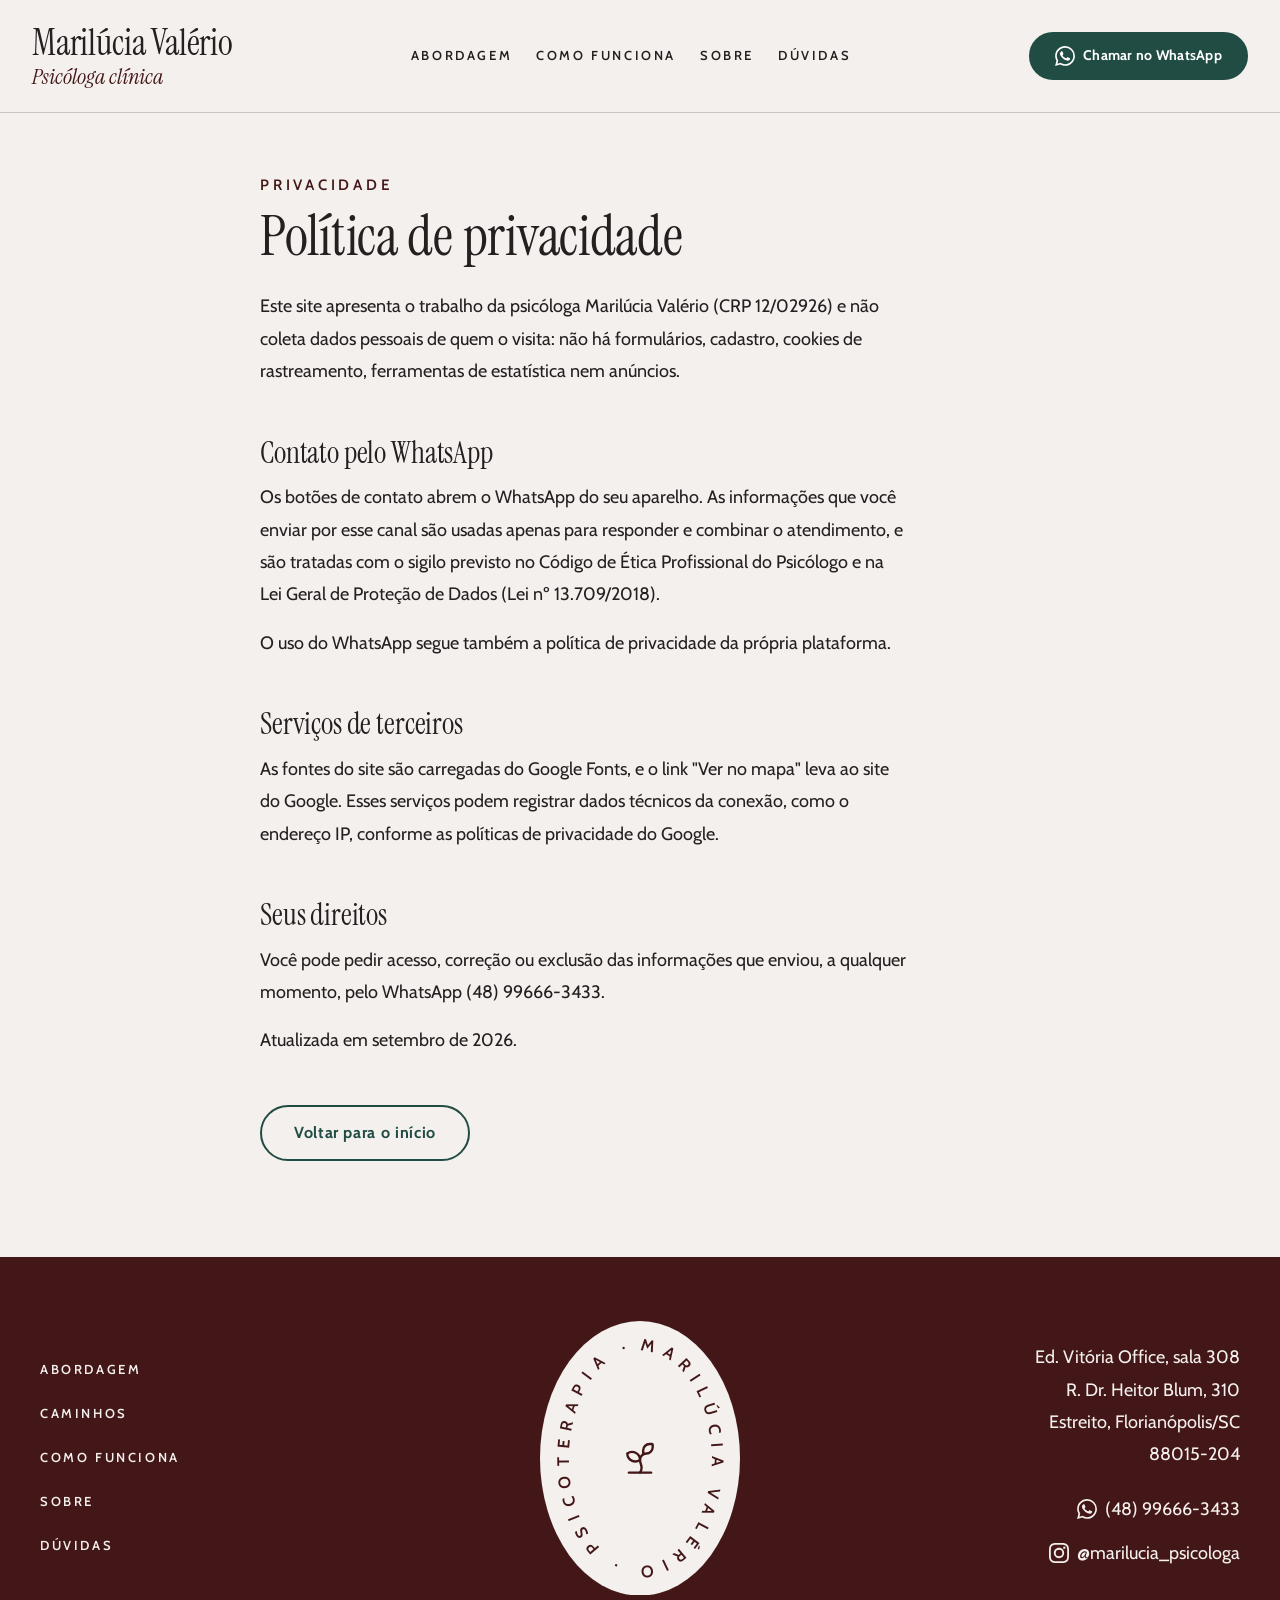
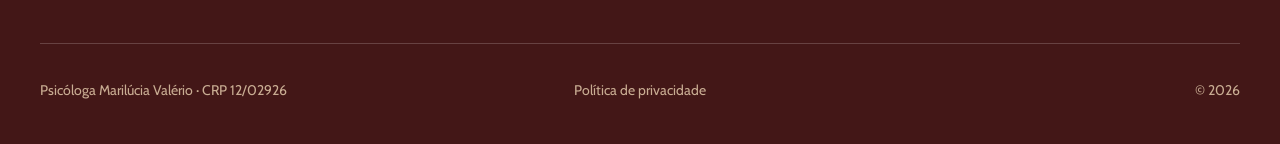
<file: politica-de-privacidade.html>
<!DOCTYPE html>
<html lang="pt-BR">
<head>
<meta charset="UTF-8">
<meta name="viewport" content="width=device-width, initial-scale=1">
<!-- PRÉ-VENDA: não remover até o Armin fechar a venda -->
<meta name="robots" content="noindex, nofollow">
<title>Política de privacidade | Marilúcia Valério · CRP 12/02926</title>
<meta name="description" content="Como este site trata informações de contato. Psicóloga Marilúcia Valério, CRP 12/02926, Florianópolis.">
<meta property="og:title" content="Política de privacidade | Marilúcia Valério · CRP 12/02926">
<meta property="og:description" content="Psicoterapia de Orientação Analítica e Terapia do Esquema, online e presencial no Estreito, Florianópolis.">
<meta property="og:type" content="website">
<meta property="og:locale" content="pt_BR">
<meta property="og:url" content="https://infomediamethods-sys.github.io/marilucia-valerio-psicologa/politica-de-privacidade.html">
<meta property="og:image" content="https://infomediamethods-sys.github.io/marilucia-valerio-psicologa/assets/img/og-marilucia.jpg">
<meta property="og:image:width" content="1200">
<meta property="og:image:height" content="630">
<meta property="og:image:alt" content="Marilúcia Valério, psicóloga clínica, CRP 12/02926">
<meta name="twitter:card" content="summary_large_image">
<meta name="theme-color" content="#F4F0EE">
<link rel="icon" href="data:image/svg+xml,%3Csvg xmlns='http://www.w3.org/2000/svg' viewBox='0 0 64 64'%3E%3Crect width='64' height='64' rx='32' fill='%23431717'/%3E%3Ctext x='32' y='42' text-anchor='middle' font-family='Georgia,serif' font-size='28' fill='%23F4F0EE'%3EMV%3C/text%3E%3C/svg%3E">
<link rel="preconnect" href="https://fonts.googleapis.com">
<link rel="preconnect" href="https://fonts.gstatic.com" crossorigin>
<link href="https://fonts.googleapis.com/css2?family=Cabin:wght@400;600;700&family=Instrument+Serif:ital@0;1&display=swap" rel="stylesheet">
<link rel="stylesheet" href="assets/css/base.css?v=20261001h">
<link rel="stylesheet" href="assets/css/style.css?v=20261001h">
</head>
<body>
<a class="pular-conteudo" href="#conteudo">Pular para o conteúdo</a>

<!--CABECALHO-->
<header class="cabecalho" data-header>
  <div class="cabecalho__grade">
    <a class="marca" href="index.html#inicio" aria-label="Marilúcia Valério, psicóloga clínica: início">
      <span class="marca__nome">Marilúcia Valério</span>
      <em class="marca__prof">Psicóloga clínica</em>
    </a>
    <nav class="cabecalho__nav" aria-label="Principal">
      <ul role="list">
        <li><a href="index.html#abordagem">Abordagem</a></li>
        <li><a href="index.html#como-funciona">Como funciona</a></li>
        <li><a href="index.html#sobre">Sobre</a></li>
        <li><a href="index.html#perguntas">Dúvidas</a></li>
      </ul>
    </nav>
    <a class="botao botao--primario cabecalho__cta" href="https://wa.me/5548996663433?text=Ol%C3%A1%2C%20Maril%C3%BAcia!%20Vi%20seu%20site%20e%20gostaria%20de%20saber%20como%20funciona%20a%20terapia." target="_blank" rel="noopener"><svg class="icone icone--marca" width="24" height="24" fill="currentColor" aria-hidden="true" focusable="false" role="img" viewBox="0 0 24 24" xmlns="http://www.w3.org/2000/svg"><path d="M17.472 14.382c-.297-.149-1.758-.867-2.03-.967-.273-.099-.471-.148-.67.15-.197.297-.767.966-.94 1.164-.173.199-.347.223-.644.075-.297-.15-1.255-.463-2.39-1.475-.883-.788-1.48-1.761-1.653-2.059-.173-.297-.018-.458.13-.606.134-.133.298-.347.446-.52.149-.174.198-.298.298-.497.099-.198.05-.371-.025-.52-.075-.149-.669-1.612-.916-2.207-.242-.579-.487-.5-.669-.51-.173-.008-.371-.01-.57-.01-.198 0-.52.074-.792.372-.272.297-1.04 1.016-1.04 2.479 0 1.462 1.065 2.875 1.213 3.074.149.198 2.096 3.2 5.077 4.487.709.306 1.262.489 1.694.625.712.227 1.36.195 1.871.118.571-.085 1.758-.719 2.006-1.413.248-.694.248-1.289.173-1.413-.074-.124-.272-.198-.57-.347m-5.421 7.403h-.004a9.87 9.87 0 01-5.031-1.378l-.361-.214-3.741.982.998-3.648-.235-.374a9.86 9.86 0 01-1.51-5.26c.001-5.45 4.436-9.884 9.888-9.884 2.64 0 5.122 1.03 6.988 2.898a9.825 9.825 0 012.893 6.994c-.003 5.45-4.437 9.884-9.885 9.884m8.413-18.297A11.815 11.815 0 0012.05 0C5.495 0 .16 5.335.157 11.892c0 2.096.547 4.142 1.588 5.945L.057 24l6.305-1.654a11.882 11.882 0 005.683 1.448h.005c6.554 0 11.89-5.335 11.893-11.893a11.821 11.821 0 00-3.48-8.413Z"/></svg>Chamar no WhatsApp</a>
  </div>
</header>
<!--/CABECALHO-->

<main id="conteudo">
  <section class="pagina" data-heroi>
    <div class="container--estreito">
      <p class="rotulo">Privacidade</p>
      <h1>Política de privacidade</h1>
      <p>Este site apresenta o trabalho da psicóloga Marilúcia Valério <span class="nowrap">(CRP 12/02926)</span> e não coleta dados pessoais de quem o visita: não há formulários, cadastro, cookies de rastreamento, ferramentas de estatística nem anúncios.</p>
      <h2>Contato pelo WhatsApp</h2>
      <p>Os botões de contato abrem o WhatsApp do seu aparelho. As informações que você enviar por esse canal são usadas apenas para responder e combinar o atendimento, e são tratadas com o sigilo previsto no Código de Ética Profissional do Psicólogo e na Lei Geral de Proteção de Dados (Lei nº 13.709/2018).</p>
      <p>O uso do WhatsApp segue também a política de privacidade da própria plataforma.</p>
      <h2>Serviços de terceiros</h2>
      <p>As fontes do site são carregadas do Google Fonts, e o link "Ver no mapa" leva ao site do Google. Esses serviços podem registrar dados técnicos da conexão, como o endereço IP, conforme as políticas de privacidade do Google.</p>
      <h2>Seus direitos</h2>
      <p>Você pode pedir acesso, correção ou exclusão das informações que enviou, a qualquer momento, pelo WhatsApp <span class="nowrap">(48) 99666-3433</span>.</p>
      <p>Atualizada em setembro de 2026.</p>
      <div class="pagina__acoes"><a class="botao botao--contorno" href="index.html">Voltar para o início</a></div>
    </div>
  </section>
</main>

<!--RODAPE-->
<footer class="rodape">
  <div class="container rodape__grade">
    <nav class="rodape__nav" aria-label="Rodapé">
      <ul role="list">
        <li><a href="index.html#abordagem">Abordagem</a></li>
        <li><a href="index.html#caminhos">Caminhos</a></li>
        <li><a href="index.html#como-funciona">Como funciona</a></li>
        <li><a href="index.html#sobre">Sobre</a></li>
        <li><a href="index.html#perguntas">Dúvidas</a></li>
      </ul>
    </nav>
    <div class="rodape__selo"><svg class="selo" viewBox="0 0 126 173" role="img" aria-label="Selo Marilúcia Valério, psicoterapia"><ellipse cx="63" cy="86.5" rx="63" ry="86.5" fill="#431717"/><path id="selo-arco-p" d="M63 18.5a45 68 0 1 1 0 136a45 68 0 1 1 0-136" fill="none"/><text font-family="Cabin, sans-serif" font-weight="600" font-size="10.5" letter-spacing="2.2" fill="#F4F0EE"><textPath href="#selo-arco-p" textLength="352" lengthAdjust="spacing">MARILÚCIA VALÉRIO · PSICOTERAPIA ·</textPath></text><g color="#F4F0EE"><svg aria-hidden="true" focusable="false" x="51" y="74.5" class="icone icone--sprout" xmlns="http://www.w3.org/2000/svg" width="24" height="24" viewBox="0 0 24 24" fill="none" stroke="currentColor" stroke-width="1.5" stroke-linecap="round" stroke-linejoin="round" ><path d="M14 9.536V7a4 4 0 0 1 4-4h1.5a.5.5 0 0 1 .5.5V5a4 4 0 0 1-4 4 4 4 0 0 0-4 4c0 2 1 3 1 5a5 5 0 0 1-1 3" /><path d="M4 9a5 5 0 0 1 8 4 5 5 0 0 1-8-4" /><path d="M5 21h14" /></svg></g></svg></div>
    <div class="rodape__contato">
      <address>
        Ed. Vitória Office, sala 308<br>
        R. Dr. Heitor Blum, 310<br>
        Estreito, Florianópolis/SC<br>
        88015-204
      </address>
      <ul role="list">
        <li><a href="https://wa.me/5548996663433?text=Ol%C3%A1%2C%20Maril%C3%BAcia!%20Vi%20seu%20site%20e%20gostaria%20de%20saber%20como%20funciona%20a%20terapia." target="_blank" rel="noopener"><svg class="icone icone--marca" width="24" height="24" fill="currentColor" aria-hidden="true" focusable="false" role="img" viewBox="0 0 24 24" xmlns="http://www.w3.org/2000/svg"><path d="M17.472 14.382c-.297-.149-1.758-.867-2.03-.967-.273-.099-.471-.148-.67.15-.197.297-.767.966-.94 1.164-.173.199-.347.223-.644.075-.297-.15-1.255-.463-2.39-1.475-.883-.788-1.48-1.761-1.653-2.059-.173-.297-.018-.458.13-.606.134-.133.298-.347.446-.52.149-.174.198-.298.298-.497.099-.198.05-.371-.025-.52-.075-.149-.669-1.612-.916-2.207-.242-.579-.487-.5-.669-.51-.173-.008-.371-.01-.57-.01-.198 0-.52.074-.792.372-.272.297-1.04 1.016-1.04 2.479 0 1.462 1.065 2.875 1.213 3.074.149.198 2.096 3.2 5.077 4.487.709.306 1.262.489 1.694.625.712.227 1.36.195 1.871.118.571-.085 1.758-.719 2.006-1.413.248-.694.248-1.289.173-1.413-.074-.124-.272-.198-.57-.347m-5.421 7.403h-.004a9.87 9.87 0 01-5.031-1.378l-.361-.214-3.741.982.998-3.648-.235-.374a9.86 9.86 0 01-1.51-5.26c.001-5.45 4.436-9.884 9.888-9.884 2.64 0 5.122 1.03 6.988 2.898a9.825 9.825 0 012.893 6.994c-.003 5.45-4.437 9.884-9.885 9.884m8.413-18.297A11.815 11.815 0 0012.05 0C5.495 0 .16 5.335.157 11.892c0 2.096.547 4.142 1.588 5.945L.057 24l6.305-1.654a11.882 11.882 0 005.683 1.448h.005c6.554 0 11.89-5.335 11.893-11.893a11.821 11.821 0 00-3.48-8.413Z"/></svg>(48) 99666-3433</a></li>
        <li><a href="https://www.instagram.com/marilucia_psicologa/" target="_blank" rel="noopener"><svg class="icone icone--marca" width="24" height="24" fill="currentColor" aria-hidden="true" focusable="false" role="img" viewBox="0 0 24 24" xmlns="http://www.w3.org/2000/svg"><path d="M7.0301.084c-1.2768.0602-2.1487.264-2.911.5634-.7888.3075-1.4575.72-2.1228 1.3877-.6652.6677-1.075 1.3368-1.3802 2.127-.2954.7638-.4956 1.6365-.552 2.914-.0564 1.2775-.0689 1.6882-.0626 4.947.0062 3.2586.0206 3.6671.0825 4.9473.061 1.2765.264 2.1482.5635 2.9107.308.7889.72 1.4573 1.388 2.1228.6679.6655 1.3365 1.0743 2.1285 1.38.7632.295 1.6361.4961 2.9134.552 1.2773.056 1.6884.069 4.9462.0627 3.2578-.0062 3.668-.0207 4.9478-.0814 1.28-.0607 2.147-.2652 2.9098-.5633.7889-.3086 1.4578-.72 2.1228-1.3881.665-.6682 1.0745-1.3378 1.3795-2.1284.2957-.7632.4966-1.636.552-2.9124.056-1.2809.0692-1.6898.063-4.948-.0063-3.2583-.021-3.6668-.0817-4.9465-.0607-1.2797-.264-2.1487-.5633-2.9117-.3084-.7889-.72-1.4568-1.3876-2.1228C21.2982 1.33 20.628.9208 19.8378.6165 19.074.321 18.2017.1197 16.9244.0645 15.6471.0093 15.236-.005 11.977.0014 8.718.0076 8.31.0215 7.0301.0839m.1402 21.6932c-1.17-.0509-1.8053-.2453-2.2287-.408-.5606-.216-.96-.4771-1.3819-.895-.422-.4178-.6811-.8186-.9-1.378-.1644-.4234-.3624-1.058-.4171-2.228-.0595-1.2645-.072-1.6442-.079-4.848-.007-3.2037.0053-3.583.0607-4.848.05-1.169.2456-1.805.408-2.2282.216-.5613.4762-.96.895-1.3816.4188-.4217.8184-.6814 1.3783-.9003.423-.1651 1.0575-.3614 2.227-.4171 1.2655-.06 1.6447-.072 4.848-.079 3.2033-.007 3.5835.005 4.8495.0608 1.169.0508 1.8053.2445 2.228.408.5608.216.96.4754 1.3816.895.4217.4194.6816.8176.9005 1.3787.1653.4217.3617 1.056.4169 2.2263.0602 1.2655.0739 1.645.0796 4.848.0058 3.203-.0055 3.5834-.061 4.848-.051 1.17-.245 1.8055-.408 2.2294-.216.5604-.4763.96-.8954 1.3814-.419.4215-.8181.6811-1.3783.9-.4224.1649-1.0577.3617-2.2262.4174-1.2656.0595-1.6448.072-4.8493.079-3.2045.007-3.5825-.006-4.848-.0608M16.953 5.5864A1.44 1.44 0 1 0 18.39 4.144a1.44 1.44 0 0 0-1.437 1.4424M5.8385 12.012c.0067 3.4032 2.7706 6.1557 6.173 6.1493 3.4026-.0065 6.157-2.7701 6.1506-6.1733-.0065-3.4032-2.771-6.1565-6.174-6.1498-3.403.0067-6.156 2.771-6.1496 6.1738M8 12.0077a4 4 0 1 1 4.008 3.9921A3.9996 3.9996 0 0 1 8 12.0077"/></svg>@marilucia_psicologa</a></li>
      </ul>
    </div>
  </div>
  <div class="container rodape__legal">
    <p>Psicóloga Marilúcia <span class="nowrap">Valério · CRP 12/02926</span></p>
    <p><a href="politica-de-privacidade.html">Política de privacidade</a></p>
    <p>© 2026</p>
  </div>
</footer>

<!--/RODAPE-->
<script src="assets/js/main.js?v=20261001h" defer></script>
</body>
</html>
</file>
<file: assets/css/base.css>
/* base.css — regras fixas da agência. NÃO EDITAR por projeto.
   Tokens de cor, fonte, raio e sombra do cliente ficam em style.css.
   Escala e regras descritas em specs/design.md §0. */

:root {
  /* Espaçamento: escala fechada. Nenhum margin/padding/gap fora daqui. */
  --space-1: 0.25rem;  /*   4px */
  --space-2: 0.5rem;   /*   8px */
  --space-3: 0.75rem;  /*  12px */
  --space-4: 1rem;     /*  16px */
  --space-5: 1.5rem;   /*  24px */
  --space-6: 2rem;     /*  32px */
  --space-7: 3rem;     /*  48px */
  --space-8: 4rem;     /*  64px */
  --space-9: 6rem;     /*  96px */
  --space-10: 8rem;    /* 128px */

  --section-y: var(--space-8);          /* celular e tablet: 64px */
  --gutter: var(--space-5);             /* 24px */
  --container: 1200px;
  --container-narrow: 760px;

  /* Ícones: só estes dois tamanhos (+ círculo de card) */
  --icone-linha: 20px;
  --icone-card: 24px;
  --icone-circulo: 48px;

  --toque-min: 44px;
  --header-h: 72px;

  --ease-out: cubic-bezier(0.22, 1, 0.36, 1);
  --dur-fast: 0.14s;
  --dur-base: 0.24s;
  --dur-slow: 0.42s;
}
@media (min-width: 900px) {
  :root { --section-y: var(--space-9); --gutter: var(--space-6); }  /* 96px / 32px */
}
@media (max-width: 399px) {
  :root { --gutter: 1.25rem; }  /* 20px: única exceção à escala, só na borda da tela */
}

/* Reset enxuto */
*, *::before, *::after { box-sizing: border-box; }
html { -webkit-text-size-adjust: 100%; overflow-x: clip; scroll-behavior: smooth; }
body { margin: 0; overflow-x: clip; min-height: 100vh; text-rendering: optimizeLegibility; -webkit-font-smoothing: antialiased; }
h1, h2, h3, h4, p, figure, blockquote, ul, ol, dl { margin: 0; }
ul[role="list"], ol[role="list"] { list-style: none; padding: 0; }
img, picture, svg, video { display: block; max-width: 100%; }
img { height: auto; }
input, button, textarea, select { font: inherit; color: inherit; }
button { cursor: pointer; }
a { color: inherit; }
[hidden] { display: none !important; }
:target, [id] { scroll-margin-top: calc(var(--header-h) + var(--space-4)); }

/* Estrutura */
.container { width: min(100% - 2 * var(--gutter), var(--container)); margin-inline: auto; }
.container--estreito { width: min(100% - 2 * var(--gutter), var(--container-narrow)); margin-inline: auto; }
.secao { padding-block: var(--section-y); }

/* Imagens: sempre cobrem o espaço reservado, sem distorcer */
.midia { position: relative; overflow: hidden; }
.midia > img, .midia > picture, .midia > picture > img { width: 100%; height: 100%; object-fit: cover; }
.proporcao-heroi   { aspect-ratio: 4 / 5; }
.proporcao-card    { aspect-ratio: 4 / 3; }
.proporcao-retrato { aspect-ratio: 4 / 5; }
.proporcao-avatar  { aspect-ratio: 1 / 1; border-radius: 50%; }
@media (min-width: 900px) { .proporcao-heroi { aspect-ratio: 3 / 2; } }

/* Ícones (gerados por ~/agencia/scripts/icone.mjs) */
.icone { width: var(--icone-card); height: var(--icone-card); flex-shrink: 0; }
.icone--linha, .botao .icone, p .icone, li .icone { width: var(--icone-linha); height: var(--icone-linha); }
.icone-circulo {
  display: inline-grid; place-items: center;
  width: var(--icone-circulo); height: var(--icone-circulo); border-radius: 50%;
}

/* Acessibilidade */
.pular-conteudo {
  position: absolute; left: var(--space-4); top: calc(-1 * var(--space-9)); z-index: 1000;
  padding: var(--space-3) var(--space-4); background: #fff; color: #000; border-radius: var(--space-2);
}
.pular-conteudo:focus { top: var(--space-3); }
:focus-visible { outline: 3px solid var(--focus-ring, currentColor); outline-offset: 2px; }
.sr-only {
  position: absolute !important; width: 1px; height: 1px; padding: 0; margin: -1px;
  overflow: hidden; clip: rect(0 0 0 0); white-space: nowrap; border: 0;
}
a, button, [role="button"], input, select, textarea, summary { min-height: var(--toque-min); }
p a, li a { min-height: 0; }

/* Menu de celular: fechado = fora da tela E fora do teclado (lição: menu fechado recebia foco) */
.menu-celular { visibility: hidden; pointer-events: none; }
.menu-celular[data-aberto="true"] { visibility: visible; pointer-events: auto; }
body[data-menu="true"] { overflow: hidden; }

/* Entrada de seção (main.js adiciona .visivel). Sem JS, tudo aparece. */
.js .revelar { opacity: 0; transform: translateY(16px); transition: opacity var(--dur-slow) var(--ease-out), transform var(--dur-slow) var(--ease-out); }
.js .revelar.visivel { opacity: 1; transform: none; }

/* Botão fixo de WhatsApp no celular: aparece em TODAS as páginas depois de rolar (lição: só funcionava na home) */
.whatsapp-fixo {
  position: fixed; left: var(--gutter); right: var(--gutter); bottom: var(--space-4); z-index: 90;
  display: flex; align-items: center; justify-content: center; gap: var(--space-2);
  min-height: 56px; border-radius: 999px; text-decoration: none;
  transform: translateY(calc(100% + var(--space-6))); transition: transform var(--dur-base) var(--ease-out);
}
.whatsapp-fixo[data-visivel="true"] { transform: none; }
@media (min-width: 900px) { .whatsapp-fixo { display: none; } }
/* Reserva o espaço do botão fixo no fim da página, senão ele cobre o último conteúdo (lição: Loredana) */
@media (max-width: 899px) { body:has(.whatsapp-fixo) { padding-bottom: calc(56px + var(--space-6)); } }

/* Caixa de foto real que falta (specs/design.md §0). Nunca pode sobrar sem registro em revisao/pendencias.md. */
.foto-pendente {
  display: grid; place-content: center; gap: var(--space-3);
  width: 100%; max-width: 100%; height: 100%; padding: var(--space-6); text-align: center;
  background: #f4f2f0; border: 2px dashed #b9b2aa; border-radius: inherit; color: #625c55;
}
.foto-pendente .icone { margin-inline: auto; opacity: .55; }
.foto-pendente__titulo { font-weight: 600; line-height: 1.45; color: #231f20; max-width: 34ch; margin-inline: auto; overflow-wrap: anywhere; }
.foto-pendente__meta { font-size: 0.875rem; }

/* Movimento reduzido: desliga tudo */
@media (prefers-reduced-motion: reduce) {
  html { scroll-behavior: auto; }
  *, *::before, *::after { animation: none !important; transition: none !important; }
  .js .revelar { opacity: 1; transform: none; }
}
</file>
<file: assets/css/style.css>
/* style.css — tokens e componentes do cliente, a partir de specs/design.md §1–§11.
   Espaçamento SEMPRE com var(--space-N) de base.css. */
:root {
  --linho: #F4F0EE;
  --areia: #C9AD93;
  --cafe: #5A4232;                 /* fundo do Como funciona: linho 8,2:1, areia 4,4:1 */
  --areia-clara: #E6C9A8;           /* rótulo do herói sobre o véu café: 4,5:1 no ponto mais claro */
  --veu-heroi: rgba(62, 42, 30, 0.8); /* café sobre o papel do herói: linho ≥ 6,3:1 no ponto mais claro */
  --vinho: #431717;
  --tinta: #252020;
  --acento: #204C43;
  --texto: var(--tinta);
  --texto-suave: #5E5552;          /* só sobre linho (6,4:1); sobre areia reprova */
  --sobre-escuro: #F4F0EE;
  --sobre-escuro-suave: #C9AD93;   /* 7,2:1 sobre vinho, 7,6:1 sobre tinta */
  --linha: rgba(37, 32, 32, 0.2);
  --bronze: rgba(89, 65, 32, 0.8);
  --focus-ring: #204C43;

  --fonte-titulo: 'Instrument Serif', Georgia, 'Times New Roman', serif;
  --fonte-texto: 'Cabin', system-ui, -apple-system, 'Segoe UI', sans-serif;

  --raio-foto: 10px;
  --raio-botao: 999px;

  --h1: clamp(2.5rem, 2rem + 2.5vw, 3.5rem);
  --h2: clamp(2.125rem, 1.8rem + 1.2vw, 2.75rem);
  --h3: clamp(1.625rem, 1.45rem + 0.6vw, 1.875rem);
  --corpo: 1.0625rem;
  --midia-tablet: 560px;
  --botao-fixo-h: 56px;          /* altura do .whatsapp-fixo (base.css) */
}
@media (min-width: 900px) { :root { --corpo: 1.125rem; } }

/* Base tipográfica */
body {
  background: var(--linho); color: var(--texto);
  font-family: var(--fonte-texto); font-size: var(--corpo); line-height: 1.8;
}
h1, h2, h3, .frase__texto, .marca__nome {
  font-family: var(--fonte-titulo); font-weight: 400; letter-spacing: -0.005em;
}
h1 { font-size: var(--h1); line-height: 1.08; }
h2 { font-size: var(--h2); line-height: 1.12; }
h3 { font-size: var(--h3); line-height: 1.16; }
h1, h2, h3, .frase__texto { text-wrap: balance; }
h1 em, h2 em, h3 em, .frase__texto em, blockquote em { font-style: italic; white-space: nowrap; }
p { max-width: 36em; }  /* ~70 caracteres em Cabin (65ch passava de 75) */
strong { font-weight: 700; }
.nowrap { white-space: nowrap; }

.rotulo {
  font-family: var(--fonte-texto); font-weight: 600; font-size: 0.9375rem; line-height: 1.2;
  text-transform: uppercase; letter-spacing: 0.25em; color: var(--vinho);
  margin-bottom: var(--space-3); text-wrap: balance;
}
.identificacao { font-weight: 600; font-size: 0.9375rem; letter-spacing: 0.02em; }

/* Blocos de título */
.cabeca { margin-bottom: var(--space-6); }
.cabeca h2 + .cabeca__apoio { margin-top: var(--space-4); }
.cabeca--centro { text-align: center; }
.cabeca--centro p { margin-inline: auto; }
@media (min-width: 900px) { .cabeca { margin-bottom: var(--space-7); } }

/* Botões: um raio só (999px), altura mínima de 56px */
.botao {
  display: inline-flex; align-items: center; justify-content: center; gap: var(--space-2);
  min-height: 56px; padding: var(--space-4) var(--space-6);
  border: 2px solid var(--acento); border-radius: var(--raio-botao);
  background: transparent; color: var(--acento);
  font-family: var(--fonte-texto); font-weight: 700; font-size: 1rem; line-height: 1.2; letter-spacing: 0.04em;
  text-decoration: none; text-align: center;
  transition: background-color 0.15s ease, color 0.15s ease, border-color 0.15s ease;
}
.botao--primario { background: var(--acento); color: #fff; }
.botao--primario:hover { background: #173a33; border-color: #173a33; }
.botao--contorno:hover { background: var(--acento); color: #fff; }
.botao--contorno-claro { border-color: var(--linho); color: var(--linho); --focus-ring: var(--linho); }
.botao--contorno-claro:hover { background: var(--linho); color: var(--vinho); }
.botao--contorno-escuro { border-color: var(--tinta); color: var(--tinta); }
.botao--contorno-escuro:hover { background: var(--tinta); color: var(--linho); }
@media (max-width: 399px) { .botao { padding-inline: var(--space-5); } }
@media (min-width: 400px) { .botao { white-space: nowrap; } }

/* Link de texto em caixa alta com seta */
.link {
  display: inline-flex; align-items: center; gap: var(--space-2);
  font-weight: 600; font-size: 0.875rem; letter-spacing: 0.2em; text-transform: uppercase;
  color: var(--acento); text-decoration: underline; text-decoration-thickness: 1px; text-underline-offset: 6px;
  transition: text-underline-offset 0.15s ease;
}
.link:hover { text-underline-offset: 9px; }
.link .icone, address .icone, summary .icone, .rodape__contato a .icone { width: var(--icone-linha); height: var(--icone-linha); }
.link--claro { color: var(--linho); --focus-ring: var(--linho); }

/* Cabeçalho */
.cabecalho {
  position: fixed; inset: 0 0 auto 0; z-index: 80;
  transition: background-color var(--dur-base) ease, box-shadow var(--dur-base) ease;
}
/* 01/10: barra sempre visível (antes só depois de rolar), para a marca não sumir no papel do herói */
.cabecalho { background: rgba(244, 240, 238, 0.96); box-shadow: 0 1px 0 var(--linha); }
.cabecalho__grade {
  display: flex; align-items: center; justify-content: space-between; gap: var(--space-4);
  width: min(100% - 2 * var(--gutter), 1320px); margin-inline: auto; padding-block: var(--space-4);
}
.cabecalho__nav { display: none; }
/* 01/10: CTA do cabeçalho compacto, "Chamar no WhatsApp" (Armin); no celular fica no lugar do menu, sem botão flutuante */
.cabecalho__cta {
  flex-shrink: 0; white-space: nowrap; min-height: var(--toque-min); padding: var(--space-2) var(--space-4);
  font-size: 0.75rem; letter-spacing: 0.02em; gap: var(--space-2);
}
.marca__nome { white-space: nowrap; }
.marca { display: inline-flex; flex-direction: column; text-decoration: none; line-height: 1; min-width: 0; }
.marca__nome { font-size: 1.875rem; line-height: 1.05; color: var(--tinta); }
.marca__prof { font-family: var(--fonte-titulo); font-size: 1.25rem; align-self: flex-start; white-space: nowrap; margin-top: var(--space-1); color: var(--vinho); }
.cabecalho__menu {
  flex-shrink: 0; display: grid; place-items: center; width: 48px; height: 48px;
  border: 1px solid var(--linha); border-radius: 50%; background: transparent; color: var(--tinta);
}
@media (max-width: 599px) { .marca__nome { font-size: 1.5rem; } .marca__prof { font-size: 1.125rem; } }
@media (max-width: 374px) { .cabecalho__grade { gap: var(--space-3); } .cabecalho__cta .icone { display: none; } }
@media (max-width: 339px) {
  .cabecalho__grade { gap: var(--space-2); }
  .cabecalho__cta { padding-inline: var(--space-3); }
  .marca__nome { font-size: 1.25rem; }
  .marca__prof { font-size: 1rem; }
}
@media (min-width: 900px) {
  .cabecalho__grade { display: grid; grid-template-columns: auto 1fr auto; gap: var(--space-6); padding-block: var(--space-5); }
  .cabecalho__nav { display: block; justify-self: center; }
  .cabecalho__nav ul { display: flex; gap: var(--space-5); }
  .cabecalho__nav a {
    display: inline-flex; align-items: center; min-height: var(--toque-min);
    font-weight: 600; font-size: 0.8125rem; letter-spacing: 0.2em; text-transform: uppercase; text-decoration: none;
    white-space: nowrap;
  }
  .cabecalho__nav a:hover { text-decoration: underline; text-underline-offset: 6px; }
  .marca__nome { font-size: 1.875rem; }
  .cabecalho__cta { display: inline-flex; justify-self: end; font-size: 0.875rem; padding: var(--space-3) var(--space-5); }
  .cabecalho__menu { display: none; }
}
@media (min-width: 900px) and (max-width: 1199px) {
  .cabecalho__nav ul { gap: var(--space-2); }
  .cabecalho__nav a { font-size: 0.75rem; letter-spacing: 0.1em; }
  .cabecalho__cta { padding-inline: var(--space-5); }
}
@media (min-width: 1200px) { .marca__nome { font-size: 2.25rem; } .marca__prof { font-size: 1.375rem; } }

/* Menu de celular */
.menu-celular {
  position: fixed; inset: 0; z-index: 100; display: flex; flex-direction: column; gap: var(--space-6);
  padding: var(--space-4) var(--gutter) var(--space-7); background: var(--linho); overflow-y: auto;
  opacity: 0; transition: opacity var(--dur-base) ease, visibility var(--dur-base);
}
.menu-celular[data-aberto="true"] { opacity: 1; }
.menu-celular__topo { display: flex; align-items: center; justify-content: space-between; gap: var(--space-4); }
.menu-celular__topo .marca__nome { font-size: 1.625rem; }
.menu-celular__fechar {
  flex-shrink: 0; display: grid; place-items: center; width: 48px; height: 48px;
  border: 1px solid var(--linha); border-radius: 50%; background: transparent;
}
.menu-celular__links a {
  display: flex; align-items: center; min-height: 56px; border-bottom: 1px solid var(--linha);
  font-family: var(--fonte-titulo); font-size: 2rem; text-decoration: none;
}
.menu-celular__id { font-size: 0.9375rem; font-weight: 600; }
@media (min-width: 900px) { .menu-celular { display: none; } }

/* 1. Herói */
.heroi {
  position: relative;
  padding-top: calc(var(--header-h) + var(--space-6)); padding-bottom: var(--space-8);
  background: var(--cafe) url("../img/heroi-papel-mobile.jpg") right center / cover no-repeat;
  background-image: linear-gradient(var(--veu-heroi), var(--veu-heroi)), image-set(url("../img/heroi-papel-mobile.webp") type("image/webp"), url("../img/heroi-papel-mobile.jpg") type("image/jpeg"));
  color: var(--sobre-escuro); --focus-ring: var(--sobre-escuro);
}
.heroi .rotulo { color: var(--areia-clara); font-size: 0.75rem; letter-spacing: 0.2em; }
.heroi__grade { display: grid; gap: var(--space-6); }
.heroi__lead { margin-bottom: var(--space-6); }
.heroi__acoes { display: flex; flex-wrap: wrap; align-items: center; gap: var(--space-4) var(--space-6); margin-bottom: var(--space-5); }
.colagem { position: relative; padding-bottom: var(--space-9); }
.colagem__grande img { width: 100%; aspect-ratio: 5 / 3; object-fit: cover; border-radius: var(--raio-foto); }
.colagem__retrato {
  position: absolute; left: 0; bottom: 0; width: 46%; max-width: 220px;
  border: 6px solid var(--linho); border-radius: calc(var(--raio-foto) + 6px);
}
.colagem__retrato img { width: 100%; aspect-ratio: 4 / 5; object-fit: cover; object-position: center top; border-radius: var(--raio-foto); }
.colagem .selo { position: absolute; right: var(--space-4); bottom: var(--space-4); width: 104px; height: auto; }
@media (max-width: 399px) {
  .colagem__grande img { aspect-ratio: 4 / 3; }
  .colagem .selo { width: 88px; }
}
@media (min-width: 600px) and (max-width: 899px) {
  .heroi__topo, .heroi__base { width: min(100%, var(--midia-tablet)); margin-inline: auto; }
  .colagem { width: 100%; max-width: var(--midia-tablet); margin-inline: auto; }
}
@media (min-width: 900px) {
  .heroi {
    padding-top: calc(var(--header-h) + var(--space-8)); padding-bottom: var(--space-9);
    background-image: linear-gradient(var(--veu-heroi), var(--veu-heroi)), image-set(url("../img/heroi-papel.webp") type("image/webp"), url("../img/heroi-papel.jpg") type("image/jpeg"));
  }
  .heroi__grade {
    grid-template-columns: 7fr 5fr; grid-template-areas: "topo colagem" "base colagem";
    gap: var(--space-4) var(--space-8);
  }
  .heroi__topo { grid-area: topo; align-self: end; max-width: 594px; }
  .heroi__base { grid-area: base; align-self: start; max-width: 594px; }
  .colagem { grid-area: colagem; align-self: center; }
  .colagem { padding-bottom: var(--space-9); }
  .colagem__grande { display: block; width: 86%; margin-left: auto; }
  .colagem__grande img { aspect-ratio: 5 / 6; }
  .colagem__retrato { width: 60%; max-width: 292px; bottom: calc(-1 * var(--space-6)); }
  .colagem .selo { width: 126px; right: auto; left: 44%; bottom: 30%; }
}

/* 2. Faixa-rótulo */
.faixa { border-block: 1px solid var(--linha); padding-block: var(--space-5); text-align: center; }
.faixa p {
  max-width: none; font-weight: 600; font-size: 0.8125rem; line-height: 1.6;
  letter-spacing: 0.25em; text-transform: uppercase;
}
@media (max-width: 599px) { .faixa p { letter-spacing: 0.15em; } }
@media (max-width: 359px) { .faixa p { letter-spacing: 0.1em; } }
@media (min-width: 900px) { .faixa p { font-size: 0.9375rem; } }

/* 3. Split vinho */
.split { display: grid; }
.split__midia { position: relative; display: grid; place-items: center; min-height: 409px; overflow: hidden; }
.split__fundo { position: absolute; inset: 0; }
.split__fundo img { width: 100%; height: 100%; object-fit: cover; }
.split__inset { position: relative; width: 180px; }
.split__inset img { width: 100%; aspect-ratio: 2 / 3; object-fit: cover; }
.split__texto { padding: var(--section-y) var(--gutter); }
.split--vinho .split__texto { background: var(--vinho); color: var(--sobre-escuro); --focus-ring: var(--linho); }
.split--vinho .rotulo { color: var(--sobre-escuro-suave); }
.split__texto h2 { margin-bottom: var(--space-4); }
.split__texto p + p { margin-top: var(--space-4); }
.split__texto .botao { margin-top: var(--space-6); }
@media (min-width: 600px) and (max-width: 899px) {
  .split__texto { padding-inline: max(var(--gutter), calc((100% - var(--midia-tablet)) / 2)); }
}
@media (min-width: 900px) {
  .split { grid-template-columns: 1fr 1fr; min-height: 725px; }
  .split__midia { min-height: 0; }
  .split__inset { width: 292px; }
  .split__texto { display: flex; flex-direction: column; justify-content: center; align-items: flex-start; padding: var(--space-9); }
  .split__texto > * { max-width: 520px; }
  .split__texto .botao { margin-top: var(--space-7); }
}

/* 4. Caminhos (ovais) */
.caminhos { position: relative; isolation: isolate; }
.caminhos::before {
  content: ""; position: absolute; inset: 0; z-index: -1; opacity: 0.6;
  background: url("../img/caminhos-folhagem.jpg") center / cover no-repeat;
  background-image: image-set(url("../img/caminhos-folhagem.webp") type("image/webp"), url("../img/caminhos-folhagem.jpg") type("image/jpeg"));
}
.caminhos__lista { list-style: none; padding: 0; display: grid; justify-content: center; gap: var(--space-6); }
.oval {
  position: relative; display: grid; place-items: center; width: min(220px, 64vw); aspect-ratio: 2 / 3;
  border-radius: 50%; overflow: hidden; text-decoration: none; color: var(--linho); --focus-ring: var(--acento);
}
.oval picture, .oval img { position: absolute; inset: 0; width: 100%; height: 100%; object-fit: cover; }
.oval::after { content: ""; position: absolute; inset: 0; background: rgba(37, 32, 32, 0.4); transition: background-color 0.15s ease; }
.oval:hover::after { background: rgba(37, 32, 32, 0.55); }
.oval__icone { position: absolute; top: var(--space-8); left: 50%; transform: translateX(-50%); z-index: 1; color: var(--linho); }
.oval__icone .icone { width: var(--icone-card); height: var(--icone-card); }
.oval__titulo {
  position: relative; z-index: 1; padding-inline: var(--space-5); text-align: center;
  font-family: var(--fonte-titulo); font-size: var(--h3); line-height: 1.16;
  text-decoration: underline; text-decoration-thickness: 1px; text-underline-offset: 8px;
}
@media (min-width: 900px) {
  .caminhos__lista { grid-template-columns: repeat(3, minmax(0, 287px)); gap: var(--space-7); }
  .oval { width: 100%; }
}

/* 5. Citação */
.citacao { position: relative; isolation: isolate; padding-block: var(--space-9); color: var(--sobre-escuro); text-align: center; }
.citacao__fundo { position: absolute; inset: 0; z-index: -2; }
.citacao__fundo img { width: 100%; height: 100%; object-fit: cover; }
.citacao::after { content: ""; position: absolute; inset: 0; z-index: -1; background: rgba(37, 32, 32, 0.7); }
.citacao blockquote p { margin-inline: auto; max-width: 22ch; font-family: var(--fonte-titulo); font-size: var(--h2); line-height: 1.16; text-wrap: balance; }
.citacao figcaption {
  margin-top: var(--space-5); font-weight: 600; font-size: 0.875rem; letter-spacing: 0.25em; text-transform: uppercase;
  color: var(--sobre-escuro-suave);
}
@media (min-width: 900px) { .citacao { padding-block: var(--space-10); } }

/* 6. Terapia do Esquema */
.esquema__grade { display: grid; gap: var(--space-9); }
.esquema__texto { width: min(100% - 2 * var(--gutter), var(--container-narrow)); margin-inline: auto; }
.esquema__texto h2 { margin-bottom: var(--space-4); }
.esquema__texto p + p { margin-top: var(--space-4); }
.esquema__texto .botao { margin-top: var(--space-6); }
.esquema__midia { position: relative; order: -1; margin-bottom: var(--space-7); }
.esquema__foto img { width: 100%; aspect-ratio: 4 / 5; object-fit: cover; }
.esquema__inset { position: absolute; left: var(--gutter); bottom: calc(-1 * var(--space-8)); width: 44%; border: 6px solid var(--linho); }
.esquema__inset img { width: 100%; aspect-ratio: 4 / 5; object-fit: cover; }
@media (min-width: 600px) and (max-width: 899px) {
  .esquema__texto { width: min(100% - 2 * var(--gutter), var(--midia-tablet)); }
  .esquema__midia { width: min(100% - 2 * var(--gutter), var(--midia-tablet)); margin-inline: auto; }
  .esquema__foto img { aspect-ratio: auto; height: 560px; }
  .esquema__inset { left: calc(-1 * var(--space-4)); width: 200px; }
}
@media (min-width: 900px) {
  .esquema__grade {
    grid-template-columns: minmax(0, 1fr) minmax(0, 1fr); align-items: center; gap: var(--space-9);
    padding-left: max(var(--gutter), calc((100% - var(--container)) / 2));
  }
  .esquema__texto { width: auto; max-width: 520px; margin: 0; }
  .esquema__texto .botao { margin-top: var(--space-7); }
  .esquema__midia { order: 0; margin-bottom: 0; }
  .esquema__foto img { aspect-ratio: auto; height: 664px; }
  .esquema__inset { left: calc(-1 * var(--space-9)); bottom: calc(-1 * var(--space-7)); width: 260px; }
}

/* 7. Como funciona */
.funciona { display: grid; background: var(--cafe); }
.funciona__midia { position: relative; padding-bottom: var(--space-8); background: var(--linho); }
.funciona__foto img { width: 100%; aspect-ratio: 4 / 5; object-fit: cover; }
.funciona__inset { position: absolute; right: var(--gutter); bottom: 0; width: 44%; border: 6px solid var(--cafe); }
.funciona__inset img { width: 100%; aspect-ratio: 4 / 5; object-fit: cover; }
.funciona__texto { padding: var(--section-y) var(--gutter); color: var(--sobre-escuro); --focus-ring: var(--sobre-escuro); }
.funciona__texto .rotulo { color: var(--sobre-escuro); }
.funciona__texto h2 { margin-bottom: var(--space-6); }
.funciona__lista { display: grid; gap: var(--space-4); margin-bottom: var(--space-7); }
.funciona__lista li { display: grid; grid-template-columns: auto 1fr; gap: var(--space-3); align-items: start; }
.funciona__lista .icone { margin-top: var(--space-1); color: var(--areia); }
.funciona__texto h3 { margin-bottom: var(--space-4); }
.passos { display: grid; gap: var(--space-4); margin-bottom: var(--space-5); }
.passos li { display: grid; grid-template-columns: var(--space-7) 1fr; align-items: baseline; }
.passos__n { font-family: var(--fonte-titulo); font-size: var(--h3); line-height: 1; color: var(--sobre-escuro); }
.funciona__nota { margin-bottom: var(--space-6); }
@media (min-width: 600px) and (max-width: 899px) {
  .funciona__midia { padding-inline: calc((100% - var(--midia-tablet)) / 2); }
  .funciona__foto img { aspect-ratio: auto; height: 560px; }
  .funciona__inset { right: calc((100% - var(--midia-tablet)) / 2 - var(--space-4)); width: 200px; }
  .funciona__texto { padding-inline: max(var(--gutter), calc((100% - var(--midia-tablet)) / 2)); }
}
@media (min-width: 900px) {
  .funciona { grid-template-columns: 1fr 1fr; }
  .funciona__midia { padding: 0; background: none; }
  .funciona__foto, .funciona__foto img { height: 100%; }
  .funciona__foto img { aspect-ratio: auto; min-height: 725px; }
  .funciona__inset { right: calc(-1 * var(--space-9)); bottom: var(--space-9); width: 260px; z-index: 1; }
  .funciona__texto { display: flex; flex-direction: column; justify-content: center; align-items: flex-start; padding: var(--space-9) var(--space-9) var(--space-9) calc(var(--space-9) + var(--space-9)); }
  .funciona__texto > * { max-width: 520px; }
}
@media (min-width: 900px) and (max-width: 1199px) {
  .funciona { grid-template-columns: 5fr 7fr; }
  .funciona__inset { right: calc(-1 * var(--space-7)); width: 200px; }
  .funciona__texto { padding: var(--space-8) var(--space-6) var(--space-8) calc(var(--space-7) + var(--space-6)); }
}

/* 8. Frase grande */
.frase {
  padding-block: var(--space-9); text-align: center;
  background: var(--linho) url("../img/heroi-papel-mobile.jpg") left center / cover no-repeat;
  background-image: image-set(url("../img/heroi-papel-mobile.webp") type("image/webp"), url("../img/heroi-papel-mobile.jpg") type("image/jpeg"));
}
.frase { background-size: 180% auto; background-position: 20% 80%; }
.frase__texto { margin-inline: auto; max-width: 18ch; font-size: var(--h1); line-height: 1.1; }
@media (min-width: 900px) {
  .frase {
    padding-block: var(--space-10);
    background-image: image-set(url("../img/heroi-papel.webp") type("image/webp"), url("../img/heroi-papel.jpg") type("image/jpeg"));
    background-size: 150% auto; background-position: 15% 70%;
  }
}

/* 9. Quando procurar */
.quando .cabeca__apoio { color: var(--texto-suave); }
.quando__lista { display: grid; gap: var(--space-6); }
.quando__lista li { display: grid; grid-template-columns: auto 1fr; gap: var(--space-4); align-items: center; align-content: start; }
.quando__lista .icone-circulo { background: rgba(201, 173, 147, 0.35); color: var(--vinho); }
.quando__lista .icone { width: var(--icone-card); height: var(--icone-card); }
.quando__lista p { line-height: 1.6; }
@media (min-width: 600px) and (max-width: 899px) {
  .quando__lista { max-width: var(--midia-tablet); margin-inline: auto; }
}
@media (min-width: 900px) {
  .quando__lista { grid-template-columns: repeat(3, 1fr); gap: var(--space-7) var(--space-6); }
  .quando__lista li { grid-template-columns: 1fr; align-items: start; gap: var(--space-4); }
}

/* 10. Sobre */
.sobre { background: var(--tinta); }
.sobre__grade { display: grid; }
.sobre__foto { width: 100%; max-width: 512px; margin-inline: auto; }
.sobre__foto img { width: 100%; aspect-ratio: 4 / 5; object-fit: cover; object-position: center top; }
.sobre__cartao {
  position: relative; z-index: 1; width: calc(100% - 2 * var(--space-4)); max-width: 560px; margin: calc(-1 * var(--space-7)) auto 0;
  padding: var(--space-5); background: var(--linho);
}
.sobre__cartao h2 { margin-bottom: var(--space-4); }
.sobre__cartao p + p { margin-top: var(--space-4); }
.sobre__cartao .identificacao { margin-top: var(--space-5); }
.sobre__cartao .link { margin-top: var(--space-4); }
@media (max-width: 399px) { .sobre__cartao .link { letter-spacing: 0.12em; } }
@media (max-width: 359px) { .sobre__cartao { padding-inline: var(--space-4); } }
@media (min-width: 900px) {
  .sobre { padding-bottom: calc(var(--section-y) + var(--space-7)); }
  .sobre__grade { grid-template-columns: 512px minmax(0, 504px); justify-content: center; align-items: end; }
  .sobre__foto { margin: 0; }
  .sobre__cartao {
    width: auto; max-width: 600px; margin: 0 0 calc(-1 * var(--space-7)) calc(-1 * var(--space-9));
    padding: var(--space-7) var(--space-7);
  }
}

/* 11. Dúvidas */
.acordeao { border-top: 1px solid var(--linha); }
.acordeao details { border-bottom: 1px solid var(--linha); }
.acordeao summary {
  display: flex; align-items: center; justify-content: space-between; gap: var(--space-4);
  padding-block: var(--space-4); list-style: none; cursor: pointer;
  font-family: var(--fonte-titulo); font-size: 1.5rem; line-height: 1.25;
}
.acordeao summary::-webkit-details-marker { display: none; }
.acordeao summary .icone { color: var(--acento); transition: transform 0.15s ease; }
.acordeao details[open] summary .icone { transform: rotate(45deg); }
.acordeao details p { padding-bottom: var(--space-5); color: var(--texto-suave); }
.acordeao details p a { color: var(--acento); font-weight: 600; }
.perguntas__cta { margin-top: var(--space-7); }

/* 12. CTA final */
.cta { position: relative; isolation: isolate; padding-block: var(--space-9); color: var(--linho); text-align: center; --focus-ring: var(--linho); }
.cta__fundo { position: absolute; inset: 0; z-index: -2; }
.cta__fundo img { width: 100%; height: 100%; object-fit: cover; }
.cta::after { content: ""; position: absolute; inset: 0; z-index: -1; background: var(--bronze); }
.cta .icone-circulo { border: 1px solid var(--linho); margin-bottom: var(--space-5); }
.cta h2 { margin-bottom: var(--space-4); }
.cta p { margin-inline: auto; }
.cta__acoes { display: flex; flex-wrap: wrap; justify-content: center; align-items: center; gap: var(--space-4) var(--space-6); margin-top: var(--space-6); }
.cta .botao--primario { --focus-ring: var(--linho); }
@media (min-width: 900px) { .cta { padding-block: var(--space-10); } .cta__acoes { margin-top: var(--space-7); } }

/* 13. Rodapé */
.rodape { background: var(--vinho); color: var(--sobre-escuro); padding-block: var(--space-8) var(--space-6); --focus-ring: var(--linho); }
.rodape a { text-decoration: none; }
.rodape a:hover { text-decoration: underline; text-underline-offset: 4px; }
.rodape__grade { display: grid; justify-items: center; gap: var(--space-7); text-align: center; }
.rodape__selo { order: -1; }
.rodape__selo .selo { width: 150px; height: auto; }
.rodape__selo .selo ellipse { fill: var(--linho); }
.rodape__selo .selo text, .rodape__selo .selo g { fill: var(--vinho); color: var(--vinho); }
.rodape__nav ul { display: grid; gap: 0; }
.rodape__nav a {
  display: inline-flex; align-items: center; min-height: var(--toque-min);
  font-weight: 600; font-size: 0.8125rem; letter-spacing: 0.2em; text-transform: uppercase;
}
.rodape address { font-style: normal; line-height: 1.8; margin-bottom: var(--space-4); }
.rodape__contato ul { display: grid; }
.rodape__contato li a { display: inline-flex; align-items: center; gap: var(--space-2); min-height: var(--toque-min); }
.rodape__legal {
  display: grid; justify-items: center; gap: 0; margin-top: var(--space-7); padding-top: var(--space-5);
  border-top: 1px solid rgba(244, 240, 238, 0.2); text-align: center;
  font-size: 0.875rem; color: var(--sobre-escuro-suave);
}
.rodape__legal a { display: inline-flex; align-items: center; min-height: var(--toque-min); }
@media (min-width: 900px) {
  .rodape__grade { grid-template-columns: 1fr auto 1fr; align-items: center; text-align: left; }
  .rodape__selo { order: 0; }
  .rodape__selo .selo { width: 200px; }
  .rodape__nav { justify-self: start; }
  .rodape__contato { justify-self: end; text-align: right; }
  .rodape__contato ul { justify-items: end; }
  .rodape__legal { grid-template-columns: 1fr auto 1fr; align-items: center; }
  .rodape__legal p { line-height: var(--toque-min); }
  .rodape__legal p:first-child { justify-self: start; }
  .rodape__legal p:last-child { justify-self: end; }
}

/* Botão fixo de WhatsApp */
.whatsapp-fixo {
  background: var(--acento); color: #fff; font-weight: 700; font-size: 1rem; letter-spacing: 0.04em;
  padding-inline: var(--space-5); --focus-ring: var(--tinta);
}
.whatsapp-fixo .icone { width: var(--icone-linha); height: var(--icone-linha); }

/* Páginas internas (privacidade, 404) */
.pagina { padding-top: calc(var(--header-h) + var(--space-8)); padding-bottom: var(--space-9); }
.pagina h1 { margin-bottom: var(--space-5); }
.pagina h2 { font-size: var(--h3); margin: var(--space-7) 0 var(--space-3); }
.pagina p + p { margin-top: var(--space-4); }
.pagina__acoes { display: flex; flex-wrap: wrap; align-items: center; gap: var(--space-4) var(--space-6); margin-top: var(--space-7); }
.pagina--papel {
  background: var(--linho) url("../img/heroi-papel-mobile.jpg") right center / cover no-repeat;
  background-image: image-set(url("../img/heroi-papel-mobile.webp") type("image/webp"), url("../img/heroi-papel-mobile.jpg") type("image/jpeg"));
  min-height: 80vh;
}
</file>
